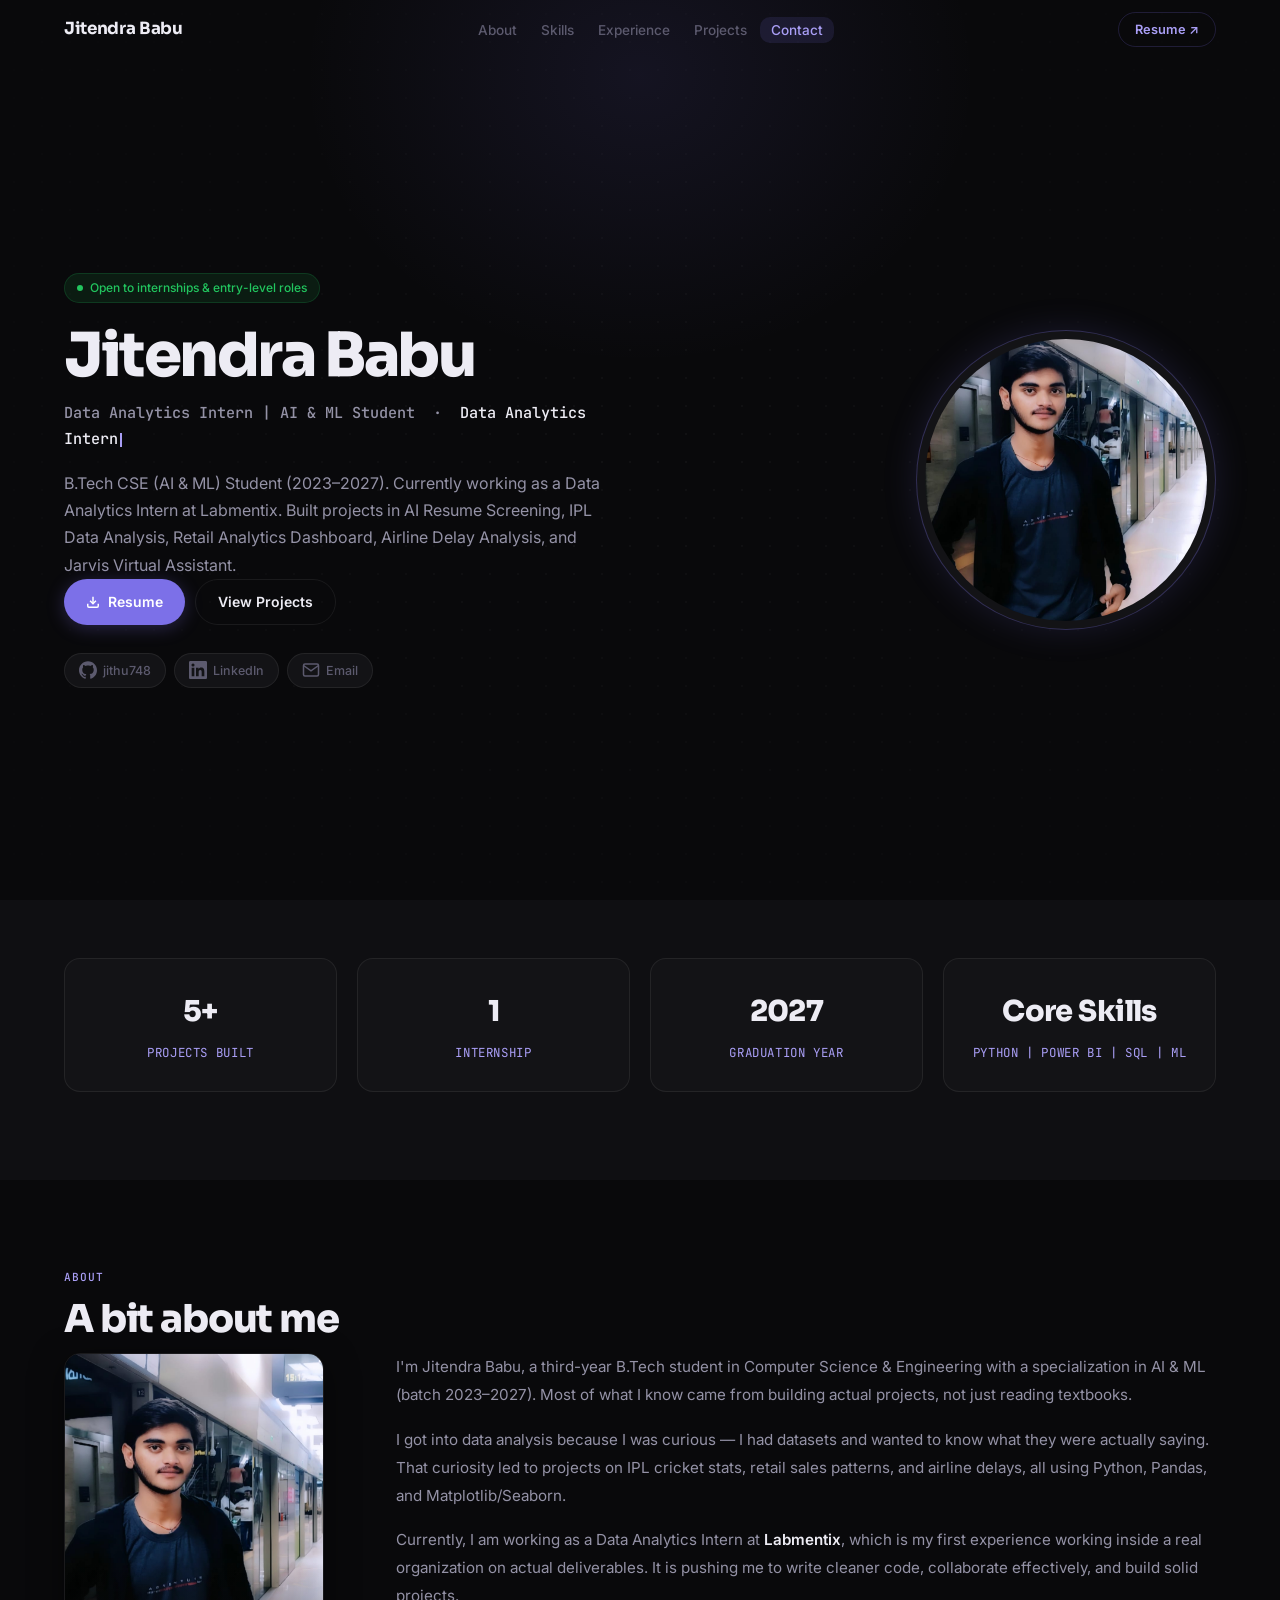
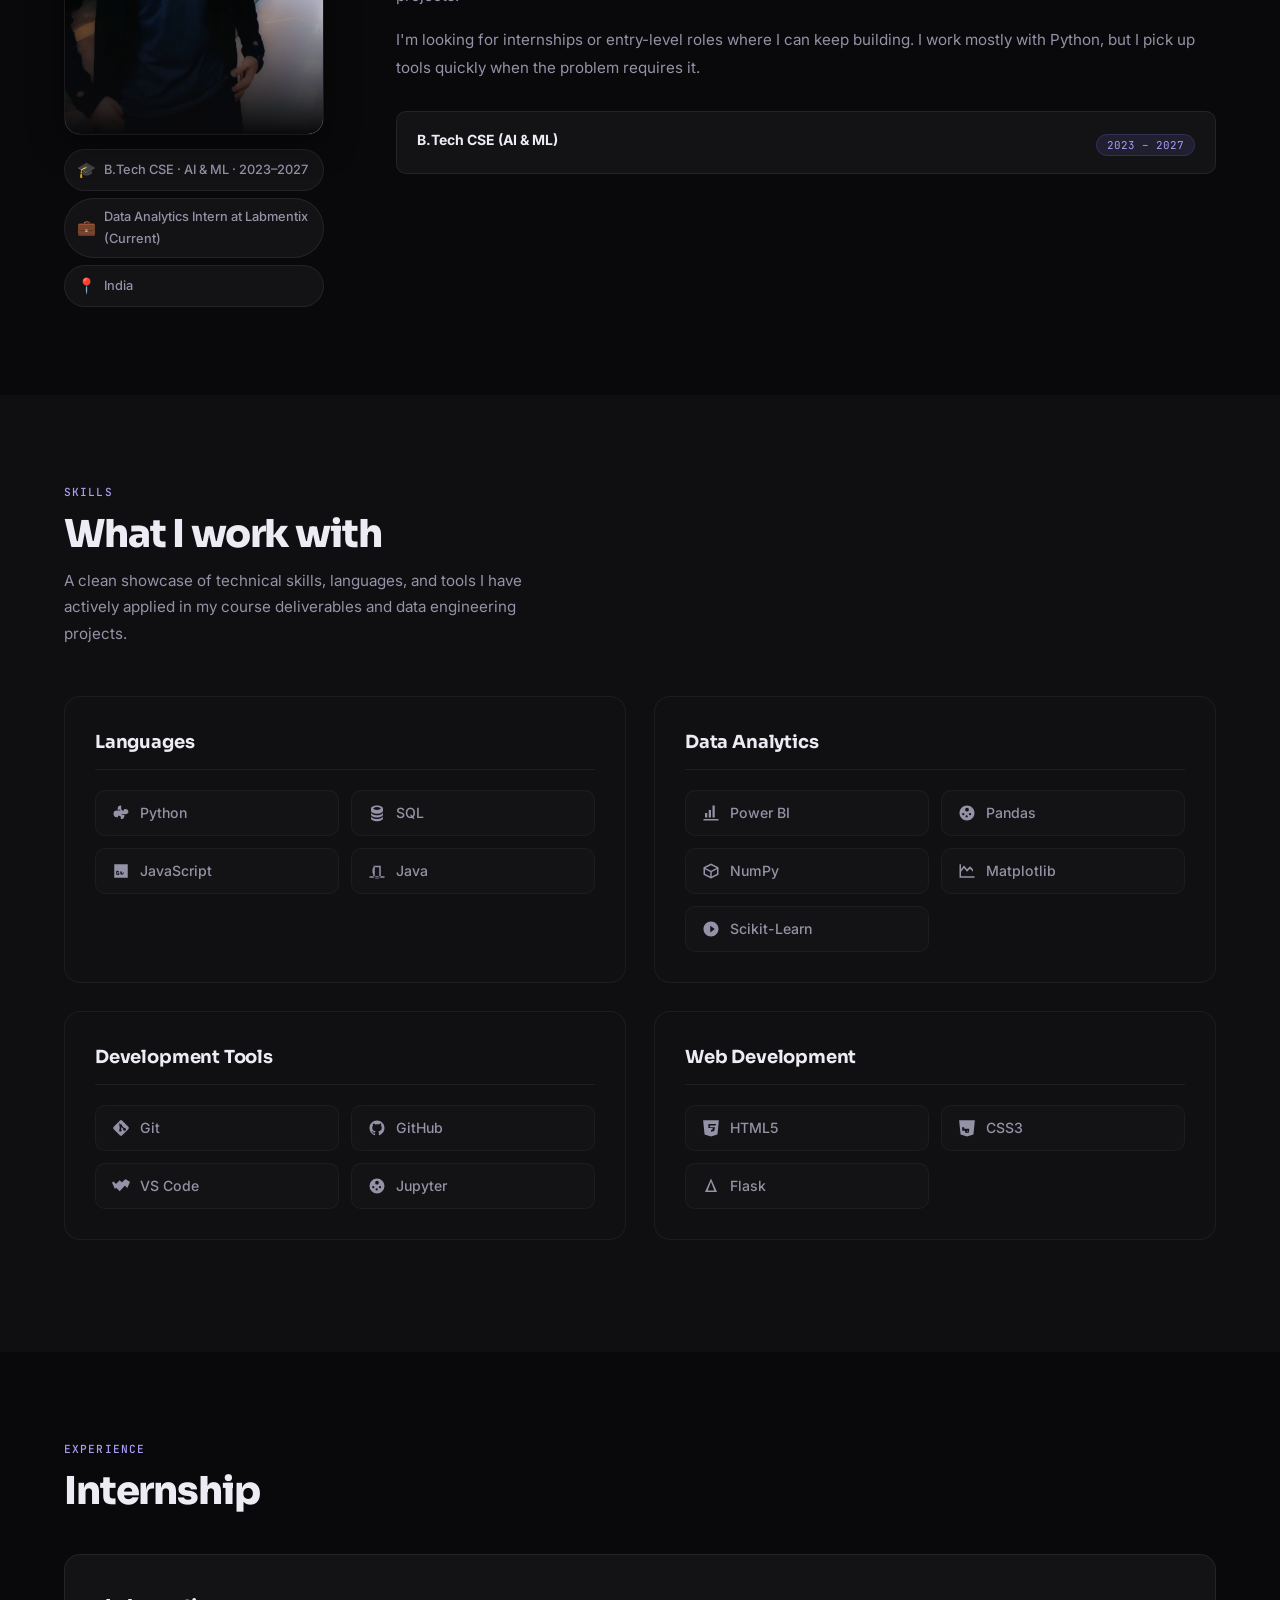
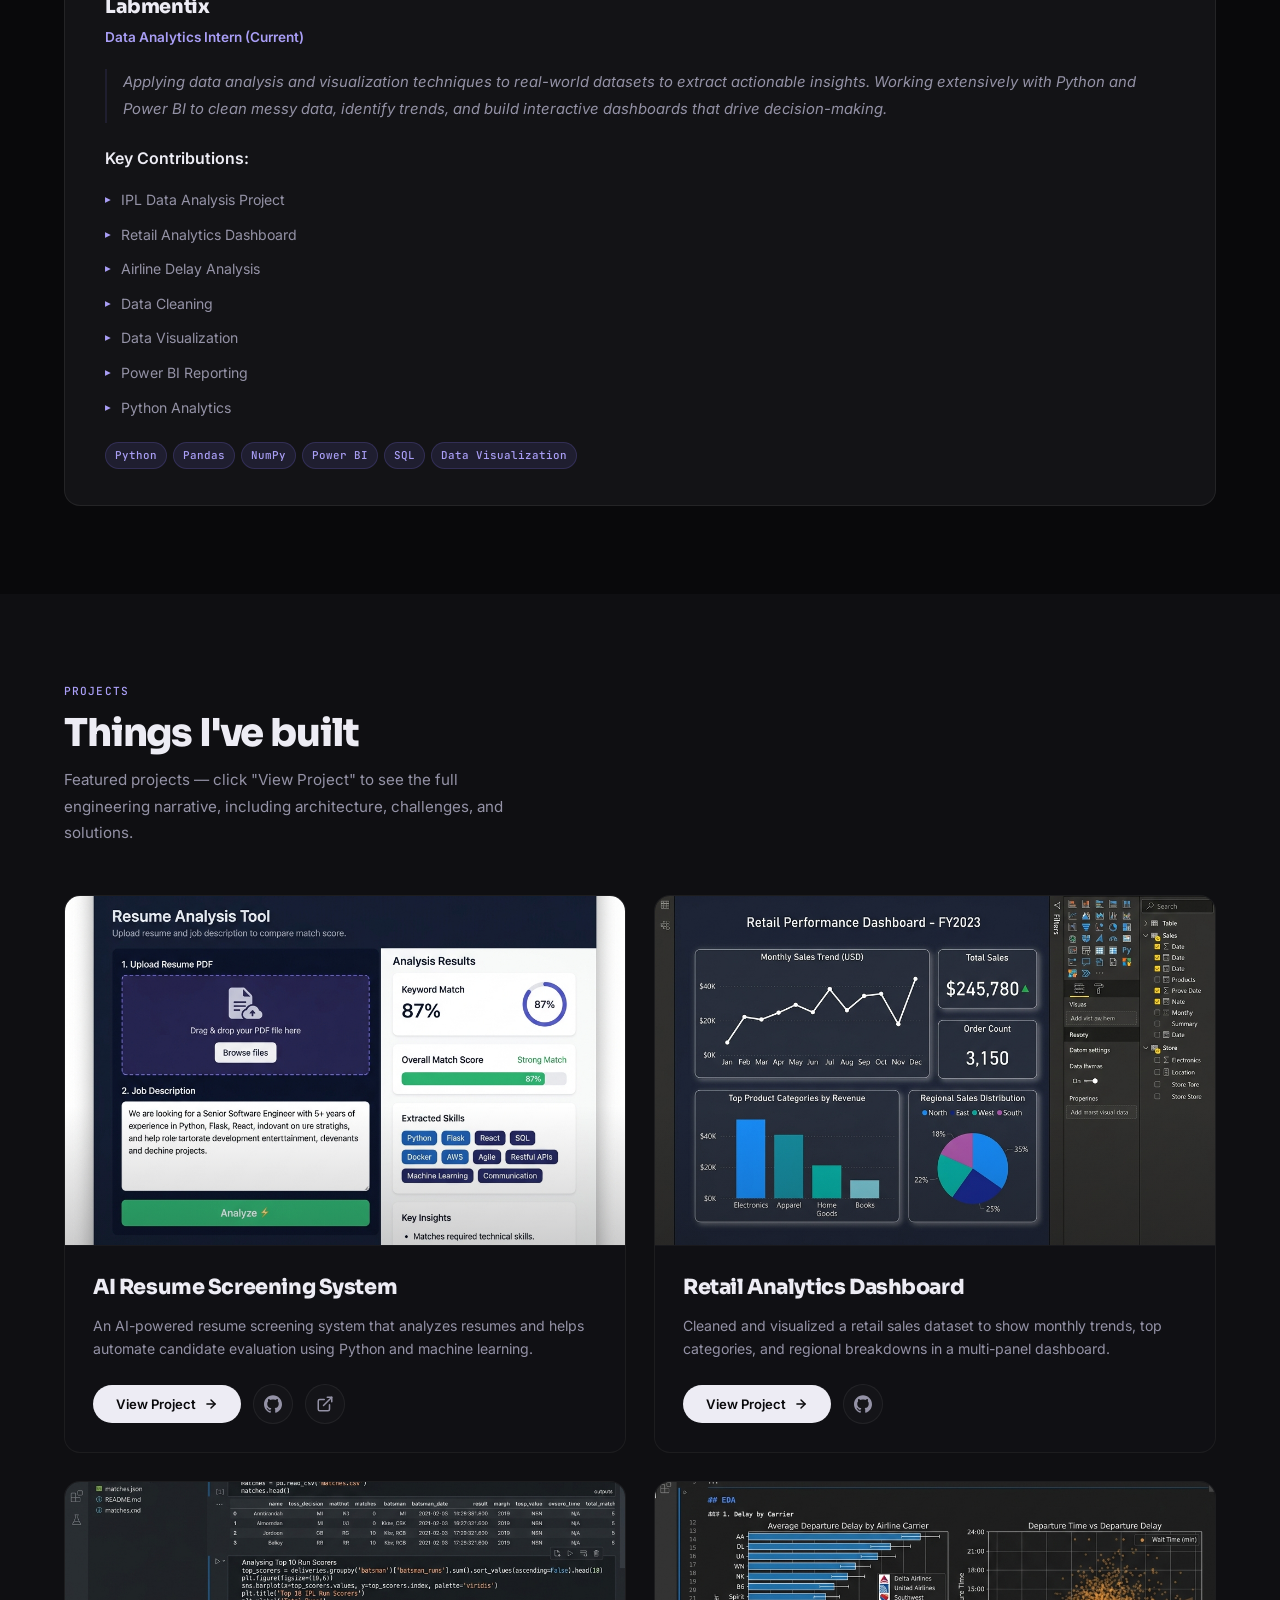
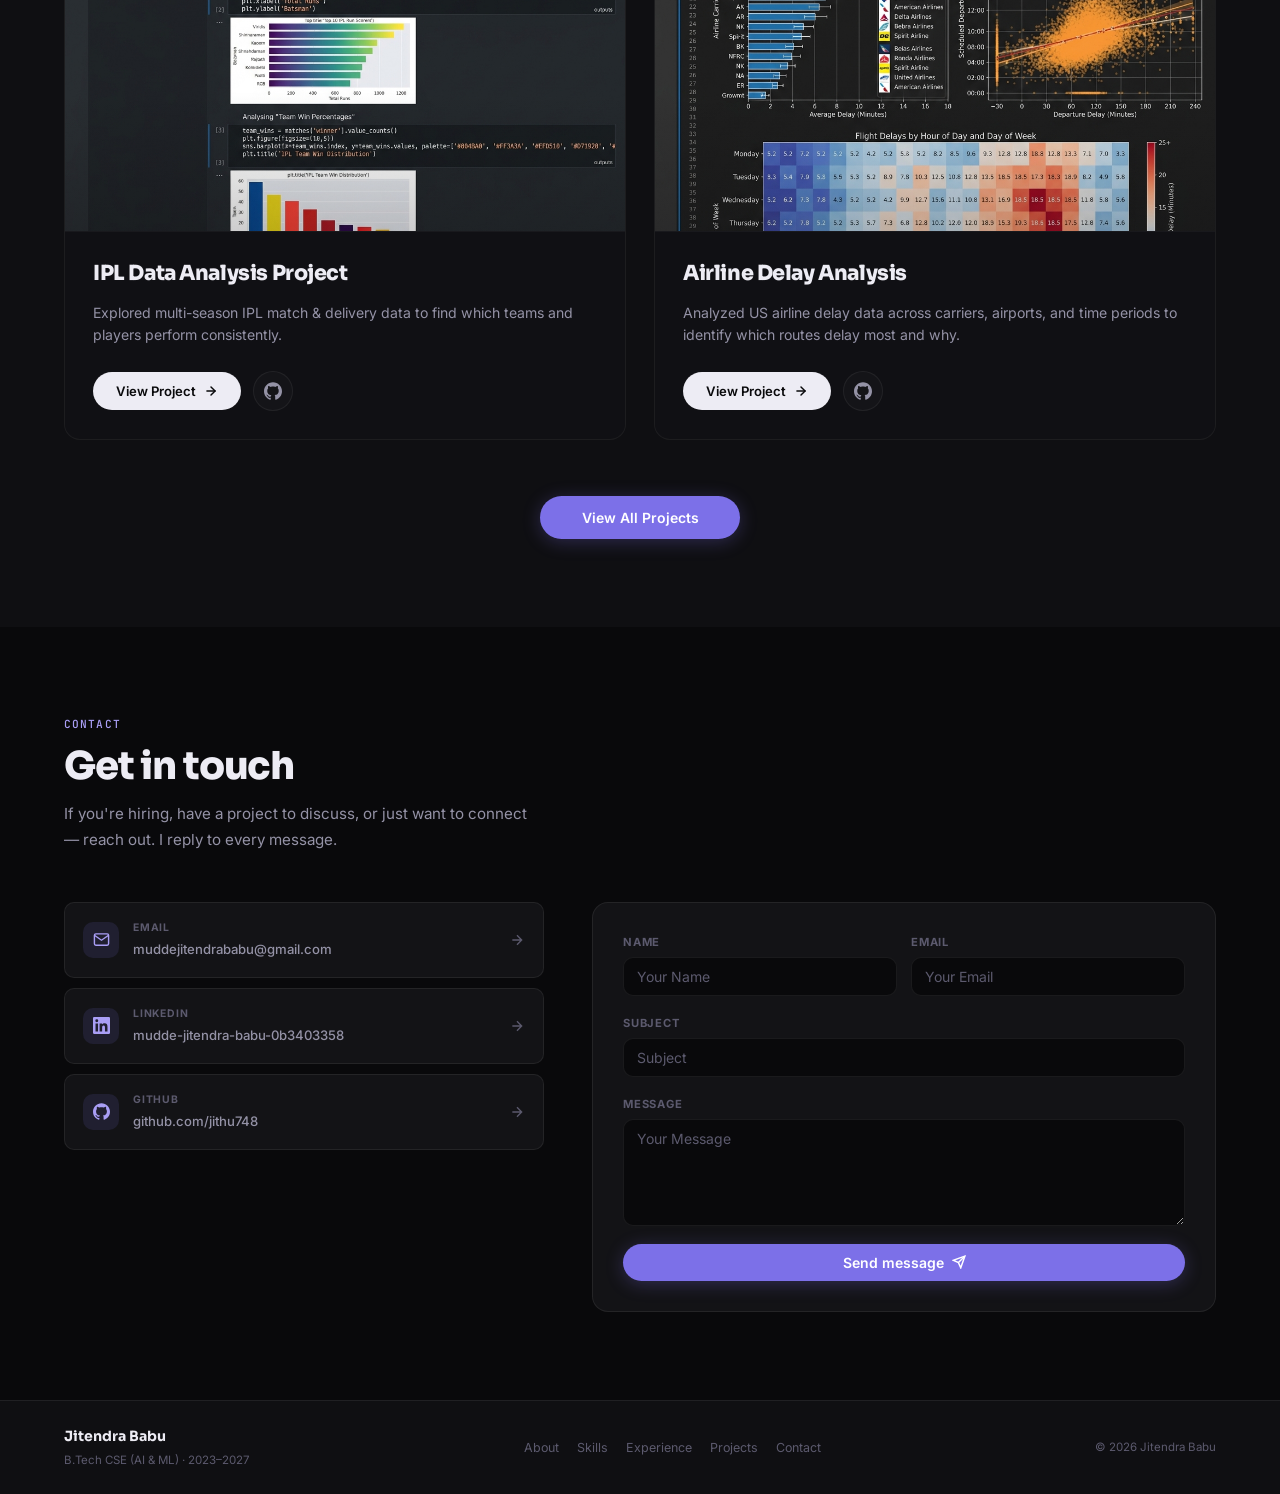
<file: index.html>
<!DOCTYPE html>
<html lang="en">
<head>
  <meta charset="UTF-8" />
  <meta name="viewport" content="width=device-width, initial-scale=1.0" />
  <title>Jitendra Babu — B.Tech CSE (AI &amp; ML)</title>
  <meta name="description" content="Mudde Jitendra Babu — B.Tech CSE (AI &amp; ML) Student (2023–2027). Currently pursuing a Data Analytics Internship at Labmentix and building practical projects in Data Analytics, AI, and Software Development." />
  <meta name="author" content="Mudde Jitendra Babu" />
  <meta property="og:title" content="Jitendra Babu | Portfolio" />
  <meta property="og:description" content="B.Tech CSE (AI &amp; ML) Student. Currently pursuing a Data Analytics Internship at Labmentix and building practical projects." />
  <meta property="og:image" content="./assets/profile-pic.png" />
  <link rel="stylesheet" href="style.css" />
  <link rel="stylesheet" href="mediaqueries.css" />
  <link rel="preconnect" href="https://fonts.googleapis.com" />
  <link rel="preconnect" href="https://fonts.gstatic.com" crossorigin />
  <link href="https://fonts.googleapis.com/css2?family=Inter:wght@300;400;500;600;700&family=Cal+Sans&display=swap" rel="stylesheet" />
  <!-- Cal Sans fallback if not available -->
  <link href="https://fonts.googleapis.com/css2?family=Sora:wght@400;600;700;800&family=Inter:wght@300;400;500;600;700&family=JetBrains+Mono:wght@400;500&display=swap" rel="stylesheet" />
</head>
<body>

<!-- =========================================================
     NAV
========================================================= -->
<nav id="nav" role="navigation" aria-label="Site navigation">
  <div class="nav-wrap">
    <a href="#top" class="nav-brand" aria-label="Jitendra Babu — home">
      Jitendra Babu
    </a>

    <ul class="nav-list" role="list">
      <li><a href="#about"      class="nav-link" id="nl-about">About</a></li>
      <li><a href="#skills"     class="nav-link" id="nl-skills">Skills</a></li>
      <li><a href="#experience" class="nav-link" id="nl-exp">Experience</a></li>
      <li><a href="#projects"   class="nav-link" id="nl-proj">Projects</a></li>
      <li><a href="#contact"    class="nav-link" id="nl-contact">Contact</a></li>
    </ul>

    <a href="./assets/M.JITENDRA_RESUME.pdf" target="_blank" rel="noopener noreferrer"
       class="nav-cta" id="nav-resume">Resume ↗</a>

    <button id="nav-toggle" class="nav-toggle" aria-label="Open menu" aria-expanded="false"
            onclick="toggleNav()">
      <span></span><span></span><span></span>
    </button>
  </div>

  <div id="nav-drawer" class="nav-drawer" aria-hidden="true">
    <ul role="list">
      <li><a href="#about"      onclick="toggleNav()">About</a></li>
      <li><a href="#skills"     onclick="toggleNav()">Skills</a></li>
      <li><a href="#experience" onclick="toggleNav()">Experience</a></li>
      <li><a href="#projects"   onclick="toggleNav()">Projects</a></li>
      <li><a href="#contact"    onclick="toggleNav()">Contact</a></li>
      <li><a href="./assets/M.JITENDRA_RESUME.pdf" target="_blank" rel="noopener noreferrer">Resume ↗</a></li>
    </ul>
  </div>
</nav>

<!-- =========================================================
     HERO
========================================================= -->
<section id="top" class="hero" aria-label="Introduction">
  <!-- Noise + grid texture -->
  <div class="hero-noise" aria-hidden="true"></div>

  <div class="hero-inner">
    <div class="hero-text" id="hero-text">

      <div class="hero-pill" id="hero-avail">
        <span class="pill-dot" aria-hidden="true"></span>
        Open to internships &amp; entry-level roles
      </div>

      <h1 id="hero-name">
        Jitendra Babu
      </h1>

      <p class="hero-sub" id="hero-sub">
        Data Analytics Intern | AI &amp; ML Student &nbsp;·&nbsp;
        <span id="typed" aria-live="polite"></span><span class="caret" aria-hidden="true"></span>
      </p>

      <div class="hero-content reveal" id="hero-content">
        <p class="hero-desc">
          B.Tech CSE (AI &amp; ML) Student (2023–2027). Currently working as a Data Analytics Intern at Labmentix. Built projects in AI Resume Screening, IPL Data Analysis, Retail Analytics Dashboard, Airline Delay Analysis, and Jarvis Virtual Assistant.
        </p>
      </div>

      <div class="hero-btns" id="hero-btns">
        <a href="./assets/M.JITENDRA_RESUME.pdf" target="_blank" rel="noopener noreferrer"
           class="btn-solid" id="btn-resume">
          <svg width="14" height="14" viewBox="0 0 24 24" fill="none" stroke="currentColor"
               stroke-width="2.5" aria-hidden="true">
            <path d="M21 15v4a2 2 0 0 1-2 2H5a2 2 0 0 1-2-2v-4"/>
            <polyline points="7 10 12 15 17 10"/>
            <line x1="12" y1="15" x2="12" y2="3"/>
          </svg>
          Resume
        </a>
        <a href="#projects" class="btn-ghost" id="btn-work">View Projects</a>
      </div>

      <div class="hero-links" id="hero-links">
        <a href="https://github.com/jithu748" target="_blank" rel="noopener noreferrer"
           class="icon-link" id="hl-github" aria-label="GitHub">
          <svg viewBox="0 0 24 24" fill="currentColor" width="18" height="18" aria-hidden="true">
            <path d="M12 .297c-6.63 0-12 5.373-12 12 0 5.303 3.438 9.8 8.205 11.385.6.113.82-.258.82-.577 0-.285-.01-1.04-.015-2.04-3.338.724-4.042-1.61-4.042-1.61C4.422 18.07 3.633 17.7 3.633 17.7c-1.087-.744.084-.729.084-.729 1.205.084 1.838 1.236 1.838 1.236 1.07 1.835 2.809 1.305 3.495.998.108-.776.417-1.305.76-1.605-2.665-.3-5.466-1.332-5.466-5.93 0-1.31.465-2.38 1.235-3.22-.135-.303-.54-1.523.105-3.176 0 0 1.005-.322 3.3 1.23.96-.267 1.98-.399 3-.405 1.02.006 2.04.138 3 .405 2.28-1.552 3.285-1.23 3.285-1.23.645 1.653.24 2.873.12 3.176.765.84 1.23 1.91 1.23 3.22 0 4.61-2.805 5.625-5.475 5.92.42.36.81 1.096.81 2.22 0 1.606-.015 2.896-.015 3.286 0 .315.21.69.825.57C20.565 22.092 24 17.592 24 12.297c0-6.627-5.373-12-12-12"/>
          </svg>
          <span>jithu748</span>
        </a>
        <a href="https://www.linkedin.com/in/mudde-jitendra-babu-0b3403358/" target="_blank"
           rel="noopener noreferrer" class="icon-link" id="hl-linkedin" aria-label="LinkedIn">
          <svg viewBox="0 0 24 24" fill="currentColor" width="18" height="18" aria-hidden="true">
            <path d="M20.447 20.452h-3.554v-5.569c0-1.328-.027-3.037-1.852-3.037-1.853 0-2.136 1.445-2.136 2.939v5.667H9.351V9h3.414v1.561h.046c.477-.9 1.637-1.85 3.37-1.85 3.601 0 4.267 2.37 4.267 5.455v6.286zM5.337 7.433a2.062 2.062 0 0 1-2.063-2.065 2.064 2.064 0 1 1 2.063 2.065zm1.782 13.019H3.555V9h3.564v11.452zM22.225 0H1.771C.792 0 0 .774 0 1.729v20.542C0 23.227.792 24 1.771 24h20.451C23.2 24 24 23.227 24 22.271V1.729C24 .774 23.2 0 22.222 0h.003z"/>
          </svg>
          <span>LinkedIn</span>
        </a>
        <a href="mailto:muddejitendrababu@gmail.com" class="icon-link" id="hl-email"
           aria-label="Email">
          <svg viewBox="0 0 24 24" fill="none" stroke="currentColor" stroke-width="2"
               width="18" height="18" aria-hidden="true">
            <path d="M4 4h16c1.1 0 2 .9 2 2v12c0 1.1-.9 2-2 2H4c-1.1 0-2-.9-2-2V6c0-1.1.9-2 2-2z"/>
            <polyline points="22,6 12,13 2,6"/>
          </svg>
          <span>Email</span>
        </a>
      </div>
    </div>

    <div class="hero-photo" id="hero-photo" aria-hidden="true">
      <img src="./assets/profile-pic.png"
           alt="Jitendra Babu"
           class="photo-img" id="photo-img"
           width="320" height="320" />
    </div>
  </div>
</section>

<!-- =========================================================
     QUICK STATS
========================================================= -->
<section id="stats" class="section section-alt" aria-label="Quick Stats">
  <div class="section-wrap">
    <div class="stats-grid reveal">
      <div class="stat-card">
        <div class="stat-number">5+</div>
        <div class="stat-label">Projects Built</div>
      </div>
      <div class="stat-card">
        <div class="stat-number">1</div>
        <div class="stat-label">Internship</div>
      </div>
      <div class="stat-card">
        <div class="stat-number">2027</div>
        <div class="stat-label">Graduation Year</div>
      </div>
      <div class="stat-card">
        <div class="stat-number">Core Skills</div>
        <div class="stat-label">Python | Power BI | SQL | ML</div>
      </div>
    </div>
  </div>
</section>

<!-- =========================================================
     ABOUT
========================================================= -->
<section id="about" class="section" aria-labelledby="h-about">
  <div class="section-wrap">
    <div class="section-eyebrow reveal">About</div>
    <h2 id="h-about" class="section-heading reveal">A bit about me</h2>

    <div class="about-grid">
      <div class="about-img-col reveal">
        <div class="about-photo-frame">
          <img src="./assets/about-pic.png" alt="Jitendra Babu" loading="lazy"
               class="about-photo" width="320" height="380" />
        </div>

        <div class="about-fact-list" aria-label="Quick facts">
          <div class="fact-row">
            <span class="fact-icon" aria-hidden="true">🎓</span>
            <span>B.Tech CSE · AI &amp; ML · 2023–2027</span>
          </div>
          <div class="fact-row">
            <span class="fact-icon" aria-hidden="true">💼</span>
            <span>Data Analytics Intern at Labmentix (Current)</span>
          </div>
          <div class="fact-row">
            <span class="fact-icon" aria-hidden="true">📍</span>
            <span>India</span>
          </div>
        </div>
      </div>

      <div class="about-text-col reveal">
        <p class="about-p">
          I'm Jitendra Babu, a third-year B.Tech student in Computer Science &amp; Engineering
          with a specialization in AI &amp; ML (batch 2023–2027). Most of what I know came
          from building actual projects, not just reading textbooks.
        </p>
        <p class="about-p">
          I got into data analysis because I was curious — I had datasets and wanted to
          know what they were actually saying. That curiosity led to projects on IPL cricket
          stats, retail sales patterns, and airline delays, all using Python, Pandas, and
          Matplotlib/Seaborn.
        </p>
        <p class="about-p">
          Currently, I am working as a Data Analytics Intern at <strong>Labmentix</strong>, which is my first
          experience working inside a real organization on actual deliverables. It is pushing me
          to write cleaner code, collaborate effectively, and build solid projects.
        </p>
        <p class="about-p about-p-end">
          I'm looking for internships or entry-level roles where I can keep building.
          I work mostly with Python, but I pick up tools quickly when the problem
          requires it.
        </p>

        <div class="edu-card">
          <div class="edu-left">
            <div class="edu-degree">B.Tech CSE (AI &amp; ML)</div>
          </div>
          <div class="edu-right">
            <span class="edu-tag">2023 – 2027</span>
          </div>
        </div>
      </div>
    </div>
  </div>
</section>

<!-- =========================================================
     SKILLS
========================================================= -->
<!-- =========================================================
     SKILLS
========================================================= -->
<section id="skills" class="section section-alt" aria-labelledby="h-skills">
  <div class="section-wrap">
    <div class="section-eyebrow reveal">Skills</div>
    <h2 id="h-skills" class="section-heading reveal">What I work with</h2>
    <p class="section-sub reveal">
      A clean showcase of technical skills, languages, and tools I have actively applied in my course deliverables and data engineering projects.
    </p>

    <div class="skills-grid reveal" id="skills-grid">

      <!-- CATEGORY 1: Languages -->
      <div class="skill-category-card" id="sc-lang">
        <h3 class="skill-category-title">Languages</h3>
        <div class="skills-badge-list">
          <div class="skill-badge" title="Python">
            <svg class="skill-icon" viewBox="0 0 24 24" aria-hidden="true">
              <path d="M12 2a4.5 4.5 0 0 0-4.5 4.5v1H11v1H6.5A4.5 4.5 0 0 0 2 13a4.5 4.5 0 0 0 4.5 4.5H8v-2.25A2.25 2.25 0 0 1 10.25 13h3.5A2.25 2.25 0 0 0 16 10.75V8.5h-1.5A2.25 2.25 0 0 1 12.25 6.25V4A2 2 0 0 0 12 2zm0 18a4.5 4.5 0 0 0 4.5-4.5v-1H13v-1h4.5A4.5 4.5 0 0 0 22 11a4.5 4.5 0 0 0-4.5-4.5H16v2.25A2.25 2.25 0 0 1 13.75 11h-3.5A2.25 2.25 0 0 0 8 13.25v2.25h1.5A2.25 2.25 0 0 1 11.75 17.75V20a2 2 0 0 0 .25 0z"/>
            </svg>
            <span class="skill-label">Python</span>
          </div>
          <div class="skill-badge" title="SQL">
            <svg class="skill-icon" viewBox="0 0 24 24" aria-hidden="true">
              <path d="M12 2c4.42 0 8 1.79 8 4v3c0 2.21-3.58 4-8 4s-8-1.79-8-4V6c0-2.21 3.58-4 8-4zm0 6c2.5 0 5-1 5-2s-2.5-2-5-2-5 1-5 2 2.5 2 5 2zm0 7c4.42 0 8-1.79 8-4v3c0 2.21-3.58 4-8 4s-8-1.79-8-4v-3c0 2.21 3.58 4 8 4zm0 5c4.42 0 8-1.79 8-4v3c0 2.21-3.58 4-8 4s-8-1.79-8-4v-3c0 2.21 3.58 4 8 4z"/>
            </svg>
            <span class="skill-label">SQL</span>
          </div>
          <div class="skill-badge" title="JavaScript">
            <svg class="skill-icon" viewBox="0 0 24 24" aria-hidden="true">
              <path d="M3 3h18v18H3V3zm11.5 10.5v1.2c0 .5-.3.8-.8.8-.4 0-.7-.3-.7-.8v-2.2H11v2.2c0 1.2 1 2.2 2.2 2.2 1.2 0 2.3-1 2.3-2.2v-1.2H14.5zm-5 2c0-.5-.3-.8-.8-.8-.4 0-.7.3-.7.8v.5c0 .3-.2.5-.5.5s-.5-.2-.5-.5v-2.2c0-.3.2-.5.5-.5s.5.2.5.5v.2h1.5v-.2c0-1.2-1-2.2-2.2-2.2S5.5 12 5.5 13.2v2.2c0 1.2 1 2.2 2.2 2.2s2.3-1 2.3-2.2v-.7z"/>
            </svg>
            <span class="skill-label">JavaScript</span>
          </div>
          <div class="skill-badge" title="Java">
            <svg class="skill-icon" viewBox="0 0 24 24" aria-hidden="true">
              <path d="M2 21h20v-2H2v2zM6 10c0-2 1-3.5 3-4.5C8 5 7 6 7 8c0 1.5 1 2 1 3.5 0 1.5-1 2-1 3.5 0 1.5.5 2.5 1.5 3-1-.5-1.5-1.5-1.5-3.5 0-1.5 1-2 1-3.5S8 11.5 8 10c0-1.5-.5-2.5-1.5-3 1 .5 1.5 1.5 1.5 3.5 0 1.5-1 2-1 3.5S7 16 7 17.5c0 1-.5 1.5-1 2 1-.5 1-1 1-2.5 0-1.5-1-2-1-3.5zM17 5v13a4 4 0 0 1-4 4h-2a4 4 0 0 1-4-4V5h10zm-2 2h-6v11c0 1.1.9 2 2 2h2c1.1 0 2-.9 2-2V7z"/>
            </svg>
            <span class="skill-label">Java</span>
          </div>
        </div>
      </div>

      <!-- CATEGORY 2: Data Analytics -->
      <div class="skill-category-card" id="sc-data">
        <h3 class="skill-category-title">Data Analytics</h3>
        <div class="skills-badge-list">
          <div class="skill-badge" title="Power BI">
            <svg class="skill-icon" viewBox="0 0 24 24" aria-hidden="true">
              <path d="M4 18h3v-6H4v6zm5 0h3V8H9v10zm5 0h3V2h-3v16zM2 20h20v2H2v-2z"/>
            </svg>
            <span class="skill-label">Power BI</span>
          </div>
          <div class="skill-badge" title="Pandas">
            <svg class="skill-icon" viewBox="0 0 24 24" aria-hidden="true">
              <path d="M12 2C6.477 2 2 6.477 2 12s4.477 10 10 10 10-4.477 10-10S17.523 2 12 2zm1 14.5a1.5 1.5 0 1 1-3 0 1.5 1.5 0 0 1 3 0zm4.5-3a1.5 1.5 0 1 1-3 0 1.5 1.5 0 0 1 3 0zm-9 0a1.5 1.5 0 1 1-3 0 1.5 1.5 0 0 1 3 0zM12 5a2.5 2.5 0 1 1 0 5 2.5 2.5 0 0 1 0-5z"/>
            </svg>
            <span class="skill-label">Pandas</span>
          </div>
          <div class="skill-badge" title="NumPy">
            <svg class="skill-icon" viewBox="0 0 24 24" aria-hidden="true">
              <path d="M12 2L2 7v10l10 5 10-5V7L12 2zm0 2.3L19.4 8 12 11.7 4.6 8 12 4.3zM4 15.7V9.7l7 3.5v6L4 15.7zm16 0l-7 3.5v-6l7-3.5v6z"/>
            </svg>
            <span class="skill-label">NumPy</span>
          </div>
          <div class="skill-badge" title="Matplotlib">
            <svg class="skill-icon" viewBox="0 0 24 24" aria-hidden="true">
              <path d="M22 21H2V3h2v16h18v2zm-2-8l-4-4-4 4-4-5-4 5v-3.5l4-5 4 5 4-4 4 4V13z"/>
            </svg>
            <span class="skill-label">Matplotlib</span>
          </div>
          <div class="skill-badge" title="Scikit-Learn">
            <svg class="skill-icon" viewBox="0 0 24 24" aria-hidden="true">
              <path d="M12 2C6.48 2 2 6.48 2 12s4.48 10 10 10 10-4.48 10-10S17.52 2 12 2zm-1 14.5v-9l6 4.5-6 4.5z"/>
            </svg>
            <span class="skill-label">Scikit-Learn</span>
          </div>
        </div>
      </div>

      <!-- CATEGORY 3: Development Tools -->
      <div class="skill-category-card" id="sc-tools">
        <h3 class="skill-category-title">Development Tools</h3>
        <div class="skills-badge-list">
          <div class="skill-badge" title="Git">
            <svg class="skill-icon" viewBox="0 0 24 24" aria-hidden="true">
              <path d="M21.7 10.3L13.7 2.3a2.4 2.4 0 0 0-3.4 0l-1.9 1.9 2.8 2.8c.6-.2 1.3 0 1.8.5.5.5.7 1.2.5 1.8l2.8 2.8c.6-.2 1.3 0 1.8.5.7.7.7 1.9 0 2.6a1.9 1.9 0 0 1-2.6 0 1.9 1.9 0 0 1-.5-1.8L12.2 10.6v3.2c.4.3.7.8.7 1.3 0 .9-.8 1.7-1.7 1.7s-1.7-.8-1.7-1.7c0-.5.3-1 .7-1.3V9.6c-.4-.3-.7-.8-.7-1.3 0-.5.2-1 .7-1.3L8.3 4.2 2.3 10.2a2.4 2.4 0 0 0 0 3.4l8 8a2.4 2.4 0 0 0 3.4 0l8-8c.9-.9.9-2.5 0-3.3z"/>
            </svg>
            <span class="skill-label">Git</span>
          </div>
          <div class="skill-badge" title="GitHub">
            <svg class="skill-icon" viewBox="0 0 24 24" aria-hidden="true">
              <path d="M12 2C6.477 2 2 6.484 2 12.017c0 4.425 2.865 8.18 6.839 9.504.5.092.682-.217.682-.483 0-.237-.008-.868-.013-1.703-2.782.605-3.369-1.343-3.369-1.343-.454-1.158-1.11-1.466-1.11-1.466-.908-.62.069-.608.069-.608 1.003.07 1.53 1.032 1.53 1.032.892 1.53 2.341 1.088 2.91.832.092-.647.35-1.088.636-1.338-2.22-.253-4.555-1.113-4.555-4.951 0-1.093.39-1.988 1.029-2.688-.103-.253-.446-1.272.098-2.65 0 0 .84-.27 2.75 1.026A9.564 9.564 0 0 1 12 6.844c.85.004 1.705.115 2.504.337 1.909-1.296 2.747-1.027 2.747-1.027.546 1.379.202 2.398.1 2.651.64.7 1.028 1.595 1.028 2.688 0 3.848-2.339 4.695-4.566 4.943.359.309.678.92.678 1.855 0 1.338-.012 2.419-.012 2.747 0 .268.18.58.688.482C19.138 20.197 22 16.44 22 12.017 22 6.484 17.522 2 12 2z"/>
            </svg>
            <span class="skill-label">GitHub</span>
          </div>
          <div class="skill-badge" title="VS Code">
            <svg class="skill-icon" viewBox="0 0 24 24" aria-hidden="true">
              <path d="M23.984 6.742a.526.526 0 0 0-.258-.45L18.3 2.914a.527.527 0 0 0-.58.077l-4.717 4.218 7.373 7.373 3.608-7.84zM6.578 10.375L1.86 6.156a.526.526 0 0 0-.58.077l-1.022 1.02a.526.526 0 0 0-.077.58l3.6 7.84 5.922-3.14-3.125-2.158zm10.704.996L10.312 4.4l-7.373 7.373 7.373 7.373 6.97-7.775z"/>
            </svg>
            <span class="skill-label">VS Code</span>
          </div>
          <div class="skill-badge" title="Jupyter Notebook">
            <svg class="skill-icon" viewBox="0 0 24 24" aria-hidden="true">
              <path d="M12 2A10 10 0 0 0 2 12a10 10 0 0 0 10 10 10 10 0 0 0 10-10A10 10 0 0 0 12 2zm1 14.5a1.5 1.5 0 1 1-3 0 1.5 1.5 0 0 1 3 0zm4.5-3a1.5 1.5 0 1 1-3 0 1.5 1.5 0 0 1 3 0zm-9 0a1.5 1.5 0 1 1-3 0 1.5 1.5 0 0 1 3 0zM12 5a2.5 2.5 0 1 1 0 5 2.5 2.5 0 0 1 0-5z"/>
            </svg>
            <span class="skill-label">Jupyter</span>
          </div>
        </div>
      </div>

      <!-- CATEGORY 4: Web Development -->
      <div class="skill-category-card" id="sc-web">
        <h3 class="skill-category-title">Web Development</h3>
        <div class="skills-badge-list">
          <div class="skill-badge" title="HTML5">
            <svg class="skill-icon" viewBox="0 0 24 24" aria-hidden="true">
              <path d="M1.5 1.5l1.9 19.3 8.6 2.4 8.6-2.4 1.9-19.3H1.5zm16 7h-7v2.5h7L16.2 16l-4.2 1.1V14.5l2-.5.2-2H8.5V6.5h10.3l-.8 2z"/>
            </svg>
            <span class="skill-label">HTML5</span>
          </div>
          <div class="skill-badge" title="CSS3">
            <svg class="skill-icon" viewBox="0 0 24 24" aria-hidden="true">
              <path d="M1.5 1.5l1.9 19.3 8.6 2.4 8.6-2.4 1.9-19.3H1.5zm14.3 6l-.3 3.5H8.2l.2 2H15l-.5 5-2.5.7-2.5-.7-.2-2.5h2.5l.1 1.2 1.2.3.1-1.5H5.8l-.4-4.5H16l-.2-3.5H1.5z"/>
            </svg>
            <span class="skill-label">CSS3</span>
          </div>
          <div class="skill-badge" title="Flask">
            <svg class="skill-icon" viewBox="0 0 24 24" aria-hidden="true">
              <path d="M12 2L4 20h16L12 2zm0 4.2L16.4 18H7.6L12 6.2z"/>
            </svg>
            <span class="skill-label">Flask</span>
          </div>
        </div>
      </div>

    </div>
  </div>
</section>

<!-- =========================================================
     EXPERIENCE
========================================================= -->
<section id="experience" class="section" aria-labelledby="h-exp">
  <div class="section-wrap">
    <div class="section-eyebrow reveal">Experience</div>
    <h2 id="h-exp" class="section-heading reveal">Internship</h2>

    <div class="exp-card reveal" id="exp-labmentix">
      <div class="exp-header">
        <div class="exp-header-left">
          <div class="exp-company">Labmentix</div>
          <div class="exp-role">Data Analytics Intern (Current)</div>
        </div>
      </div>

      <p class="exp-summary">
        Applying data analysis and visualization techniques to real-world datasets to extract actionable insights. Working extensively with Python and Power BI to clean messy data, identify trends, and build interactive dashboards that drive decision-making.
      </p>

      <div style="margin-bottom: 1rem; font-weight: 600; color: var(--t1);">Key Contributions:</div>
      <ul class="exp-bullets" aria-label="Key contributions">
        <li>IPL Data Analysis Project</li>
        <li>Retail Analytics Dashboard</li>
        <li>Airline Delay Analysis</li>
        <li>Data Cleaning</li>
        <li>Data Visualization</li>
        <li>Power BI Reporting</li>
        <li>Python Analytics</li>
      </ul>

      <div class="exp-tags" aria-label="Technologies used">
        <span class="tag">Python</span>
        <span class="tag">Pandas</span>
        <span class="tag">NumPy</span>
        <span class="tag">Power BI</span>
        <span class="tag">SQL</span>
        <span class="tag">Data Visualization</span>
      </div>
    </div>
  </div>
</section>

<!-- =========================================================
     PROJECTS
========================================================= -->
<section id="projects" class="section section-alt" aria-labelledby="h-proj">
  <div class="section-wrap">
    <div class="section-eyebrow reveal">Projects</div>
    <h2 id="h-proj" class="section-heading reveal">Things I've built</h2>
    <p class="section-sub reveal">
      Featured projects — click "View Project" to see the full engineering narrative, including architecture, challenges, and solutions.
    </p>

    <div class="projects-grid" id="projects-grid">
      <!-- Projects will be dynamically rendered here by script.js -->
    </div>

    <div class="projects-action reveal" style="text-align: center; margin-top: 3.5rem;">
      <a href="projects.html" class="btn-solid" style="display: inline-flex; min-width: 200px; justify-content: center;">View All Projects</a>
    </div>
  </div>
</section>

<!-- =========================================================
     CONTACT
========================================================= -->
<section id="contact" class="section" aria-labelledby="h-contact">
  <div class="section-wrap">
    <div class="section-eyebrow reveal">Contact</div>
    <h2 id="h-contact" class="section-heading reveal">Get in touch</h2>
    <p class="section-sub reveal">
      If you're hiring, have a project to discuss, or just want to connect —
      reach out. I reply to every message.
    </p>

    <div class="contact-layout">

      <div class="contact-cards reveal" id="contact-cards">
        <a href="mailto:muddejitendrababu@gmail.com"
           class="ccard" id="cc-email" aria-label="Send email">
          <div class="ccard-icon" aria-hidden="true">
            <svg viewBox="0 0 24 24" fill="none" stroke="currentColor" stroke-width="2">
              <path d="M4 4h16c1.1 0 2 .9 2 2v12c0 1.1-.9 2-2 2H4c-1.1 0-2-.9-2-2V6c0-1.1.9-2 2-2z"/>
              <polyline points="22,6 12,13 2,6"/>
            </svg>
          </div>
          <div class="ccard-text">
            <span class="ccard-label">Email</span>
            <span class="ccard-val">muddejitendrababu@gmail.com</span>
          </div>
          <svg class="ccard-arrow" width="16" height="16" viewBox="0 0 24 24" fill="none"
               stroke="currentColor" stroke-width="2" aria-hidden="true">
            <path d="M5 12h14M12 5l7 7-7 7"/>
          </svg>
        </a>

        <a href="https://www.linkedin.com/in/mudde-jitendra-babu-0b3403358/"
           target="_blank" rel="noopener noreferrer"
           class="ccard" id="cc-linkedin" aria-label="LinkedIn profile">
          <div class="ccard-icon" aria-hidden="true">
            <svg viewBox="0 0 24 24" fill="currentColor">
              <path d="M20.447 20.452h-3.554v-5.569c0-1.328-.027-3.037-1.852-3.037-1.853 0-2.136 1.445-2.136 2.939v5.667H9.351V9h3.414v1.561h.046c.477-.9 1.637-1.85 3.37-1.85 3.601 0 4.267 2.37 4.267 5.455v6.286zM5.337 7.433a2.062 2.062 0 0 1-2.063-2.065 2.064 2.064 0 1 1 2.063 2.065zm1.782 13.019H3.555V9h3.564v11.452zM22.225 0H1.771C.792 0 0 .774 0 1.729v20.542C0 23.227.792 24 1.771 24h20.451C23.2 24 24 23.227 24 22.271V1.729C24 .774 23.2 0 22.222 0h.003z"/>
            </svg>
          </div>
          <div class="ccard-text">
            <span class="ccard-label">LinkedIn</span>
            <span class="ccard-val">mudde-jitendra-babu-0b3403358</span>
          </div>
          <svg class="ccard-arrow" width="16" height="16" viewBox="0 0 24 24" fill="none"
               stroke="currentColor" stroke-width="2" aria-hidden="true">
            <path d="M5 12h14M12 5l7 7-7 7"/>
          </svg>
        </a>

        <a href="https://github.com/jithu748"
           target="_blank" rel="noopener noreferrer"
           class="ccard" id="cc-github" aria-label="GitHub profile">
          <div class="ccard-icon" aria-hidden="true">
            <svg viewBox="0 0 24 24" fill="currentColor">
              <path d="M12 .297c-6.63 0-12 5.373-12 12 0 5.303 3.438 9.8 8.205 11.385.6.113.82-.258.82-.577 0-.285-.01-1.04-.015-2.04-3.338.724-4.042-1.61-4.042-1.61C4.422 18.07 3.633 17.7 3.633 17.7c-1.087-.744.084-.729.084-.729 1.205.084 1.838 1.236 1.838 1.236 1.07 1.835 2.809 1.305 3.495.998.108-.776.417-1.305.76-1.605-2.665-.3-5.466-1.332-5.466-5.93 0-1.31.465-2.38 1.235-3.22-.135-.303-.54-1.523.105-3.176 0 0 1.005-.322 3.3 1.23.96-.267 1.98-.399 3-.405 1.02.006 2.04.138 3 .405 2.28-1.552 3.285-1.23 3.285-1.23.645 1.653.24 2.873.12 3.176.765.84 1.23 1.91 1.23 3.22 0 4.61-2.805 5.625-5.475 5.92.42.36.81 1.096.81 2.22 0 1.606-.015 2.896-.015 3.286 0 .315.21.69.825.57C20.565 22.092 24 17.592 24 12.297c0-6.627-5.373-12-12-12"/>
            </svg>
          </div>
          <div class="ccard-text">
            <span class="ccard-label">GitHub</span>
            <span class="ccard-val">github.com/jithu748</span>
          </div>
          <svg class="ccard-arrow" width="16" height="16" viewBox="0 0 24 24" fill="none"
               stroke="currentColor" stroke-width="2" aria-hidden="true">
            <path d="M5 12h14M12 5l7 7-7 7"/>
          </svg>
        </a>
      </div>

      <form class="contact-form reveal" id="contact-form" novalidate
            action="https://formspree.io/f/xjgzddgn" method="POST"
            onsubmit="submitForm(event)">
        <div class="form-row-2">
          <div class="field">
            <label for="f-name">Name</label>
            <input type="text" id="f-name" name="name"
                   placeholder="Your Name" required autocomplete="name" />
          </div>
          <div class="field">
            <label for="f-email">Email</label>
            <input type="email" id="f-email" name="email"
                   placeholder="Your Email" required autocomplete="email" />
          </div>
        </div>
        <div class="field">
          <label for="f-subject">Subject</label>
          <input type="text" id="f-subject" name="subject"
                 placeholder="Subject" required />
        </div>
        <div class="field">
          <label for="f-msg">Message</label>
          <textarea id="f-msg" name="message" rows="5"
                    placeholder="Your Message" required></textarea>
        </div>
        <button type="submit" class="btn-solid btn-block" id="f-submit">
          Send message
          <svg width="14" height="14" viewBox="0 0 24 24" fill="none"
               stroke="currentColor" stroke-width="2.5" aria-hidden="true">
            <line x1="22" y1="2" x2="11" y2="13"/>
            <polygon points="22 2 15 22 11 13 2 9 22 2"/>
          </svg>
        </button>
        <p class="form-msg" id="form-msg" role="status" aria-live="polite" hidden></p>
      </form>

    </div>
  </div>
</section>

<!-- =========================================================
     FOOTER
========================================================= -->
<footer role="contentinfo">
  <div class="footer-wrap">
    <div class="footer-left">
      <span class="footer-name">Jitendra Babu</span>
      <span class="footer-sub">B.Tech CSE (AI &amp; ML) · 2023–2027</span>
    </div>
    <nav class="footer-nav" aria-label="Footer navigation">
      <a href="#about">About</a>
      <a href="#skills">Skills</a>
      <a href="#experience">Experience</a>
      <a href="#projects">Projects</a>
      <a href="#contact">Contact</a>
    </nav>
    <p class="footer-cr">© 2026 Jitendra Babu</p>
  </div>
</footer>

<!-- Modern Animated Project Modal -->
<div id="project-modal" class="modal-overlay" role="dialog" aria-modal="true" aria-hidden="true" onclick="closeProjectModalOnOverlay(event)">
  <div class="modal-container">
    <button class="modal-close-btn" onclick="closeProjectModal()" aria-label="Close project details">
      <svg width="18" height="18" viewBox="0 0 24 24" fill="none" stroke="currentColor" stroke-width="2" stroke-linecap="round" stroke-linejoin="round" aria-hidden="true"><line x1="18" y1="6" x2="6" y2="18"></line><line x1="6" y1="6" x2="18" y2="18"></line></svg>
    </button>
    <div class="modal-content-scroll" id="modal-project-content">
      <!-- Dynamic details injected by JavaScript -->
    </div>
  </div>
</div>

<script src="script.js"></script>
</body>
</html>
</file>
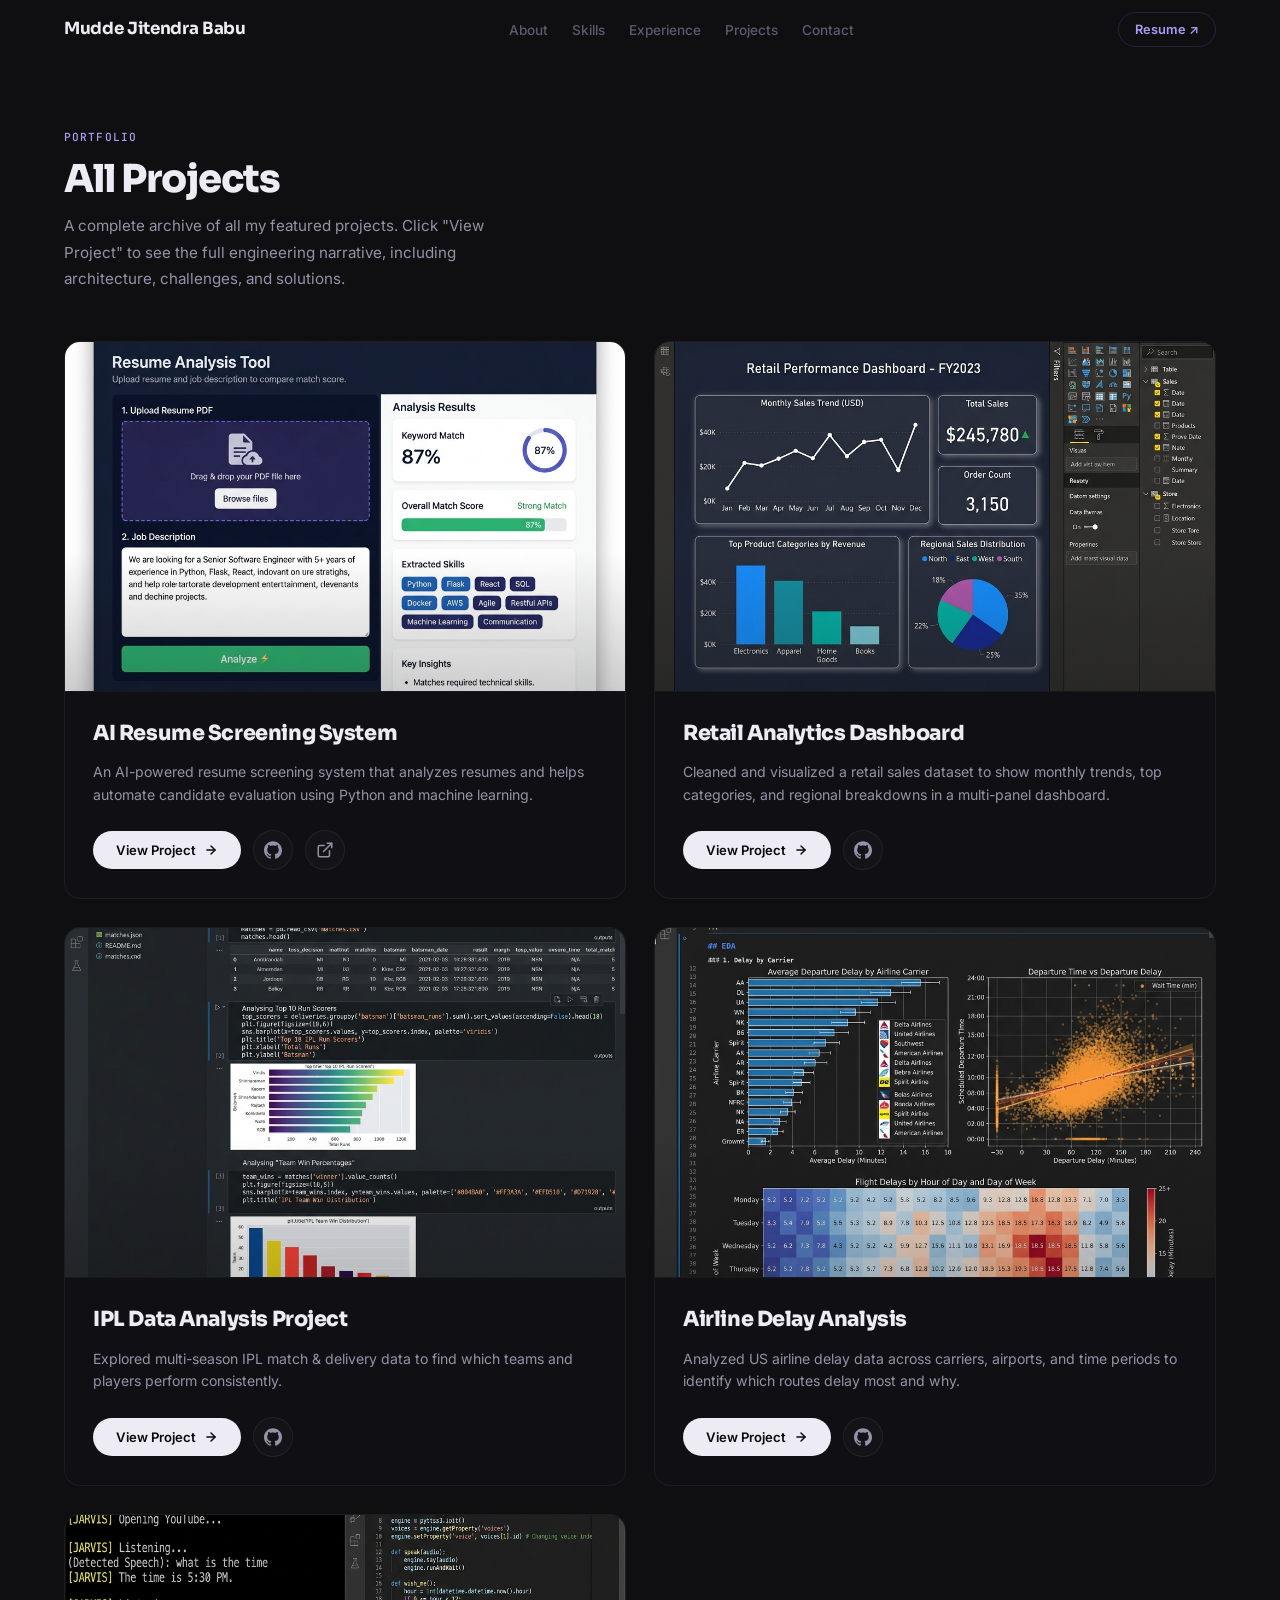
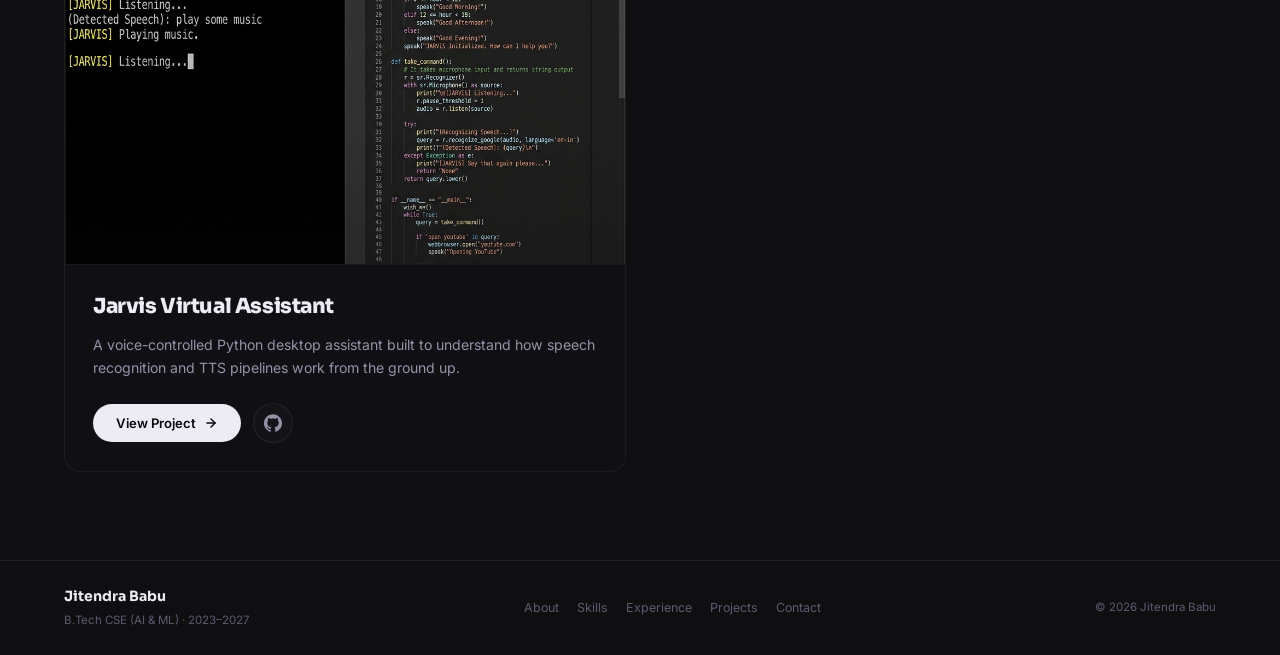
<file: projects.html>
<!DOCTYPE html>
<html lang="en">
<head>
  <meta charset="UTF-8" />
  <meta name="viewport" content="width=device-width, initial-scale=1.0" />
  <title>All Projects | Jitendra Babu</title>
  <meta name="description" content="A complete archive of all projects built by Mudde Jitendra Babu." />
  <meta name="author" content="Mudde Jitendra Babu" />
  <meta property="og:title" content="All Projects | Jitendra Babu" />
  <meta property="og:description" content="A complete archive of all projects built by Mudde Jitendra Babu." />
  <meta property="og:image" content="./assets/profile-pic.png" />
  <link rel="stylesheet" href="style.css" />
  <link rel="stylesheet" href="mediaqueries.css" />
  <link rel="preconnect" href="https://fonts.googleapis.com" />
  <link rel="preconnect" href="https://fonts.gstatic.com" crossorigin />
  <link href="https://fonts.googleapis.com/css2?family=Inter:wght@300;400;500;600;700&family=Cal+Sans&display=swap" rel="stylesheet" />
  <link href="https://fonts.googleapis.com/css2?family=Sora:wght@400;600;700;800&family=Inter:wght@300;400;500;600;700&family=JetBrains+Mono:wght@400;500&display=swap" rel="stylesheet" />
</head>
<body>

<!-- =========================================================
     NAV
========================================================= -->
<nav id="nav" role="navigation" aria-label="Site navigation">
  <div class="nav-wrap">
    <a href="index.html#top" class="nav-brand" aria-label="Mudde Jitendra Babu — home">
      Mudde Jitendra Babu
    </a>

    <ul class="nav-list" role="list">
      <li><a href="index.html#about"      class="nav-link">About</a></li>
      <li><a href="index.html#skills"     class="nav-link">Skills</a></li>
      <li><a href="index.html#experience" class="nav-link">Experience</a></li>
      <li><a href="projects.html"         class="nav-link on">Projects</a></li>
      <li><a href="index.html#contact"    class="nav-link">Contact</a></li>
    </ul>

    <a href="./assets/M.JITENDRA_RESUME.pdf" target="_blank" rel="noopener noreferrer"
       class="nav-cta" id="nav-resume">Resume ↗</a>

    <button id="nav-toggle" class="nav-toggle" aria-label="Open menu" aria-expanded="false"
            onclick="toggleNav()">
      <span></span><span></span><span></span>
    </button>
  </div>

  <div id="nav-drawer" class="nav-drawer" aria-hidden="true">
    <ul role="list">
      <li><a href="index.html#about"      onclick="toggleNav()">About</a></li>
      <li><a href="index.html#skills"     onclick="toggleNav()">Skills</a></li>
      <li><a href="index.html#experience" onclick="toggleNav()">Experience</a></li>
      <li><a href="projects.html"         onclick="toggleNav()">Projects</a></li>
      <li><a href="index.html#contact"    onclick="toggleNav()">Contact</a></li>
      <li><a href="./assets/M.JITENDRA_RESUME.pdf" target="_blank" rel="noopener noreferrer">Resume ↗</a></li>
    </ul>
  </div>
</nav>

<!-- =========================================================
     PROJECTS
========================================================= -->
<section id="projects" class="section section-alt" aria-labelledby="h-proj" style="padding-top: 8rem; min-height: 80vh;">
  <div class="section-wrap">
    <div class="section-eyebrow reveal">Portfolio</div>
    <h1 id="h-proj" class="section-heading reveal">All Projects</h1>
    <p class="section-sub reveal">
      A complete archive of all my featured projects. Click "View Project" to see the full engineering narrative, including architecture, challenges, and solutions.
    </p>

    <div class="projects-grid" id="projects-grid">
      <!-- Projects will be dynamically rendered here by script.js -->
    </div>
  </div>
</section>

<!-- =========================================================
     FOOTER
========================================================= -->
<footer role="contentinfo">
  <div class="footer-wrap">
    <div class="footer-left">
      <span class="footer-name">Jitendra Babu</span>
      <span class="footer-sub">B.Tech CSE (AI &amp; ML) · 2023–2027</span>
    </div>
    <nav class="footer-nav" aria-label="Footer navigation">
      <a href="index.html#about">About</a>
      <a href="index.html#skills">Skills</a>
      <a href="index.html#experience">Experience</a>
      <a href="projects.html">Projects</a>
      <a href="index.html#contact">Contact</a>
    </nav>
    <p class="footer-cr">© 2026 Jitendra Babu</p>
  </div>
</footer>

<!-- Modern Animated Project Modal -->
<div id="project-modal" class="modal-overlay" role="dialog" aria-modal="true" aria-hidden="true" onclick="closeProjectModalOnOverlay(event)">
  <div class="modal-container">
    <button class="modal-close-btn" onclick="closeProjectModal()" aria-label="Close project details">
      <svg width="18" height="18" viewBox="0 0 24 24" fill="none" stroke="currentColor" stroke-width="2" stroke-linecap="round" stroke-linejoin="round" aria-hidden="true"><line x1="18" y1="6" x2="6" y2="18"></line><line x1="6" y1="6" x2="18" y2="18"></line></svg>
    </button>
    <div class="modal-content-scroll" id="modal-project-content">
      <!-- Dynamic details injected by JavaScript -->
    </div>
  </div>
</div>

<script src="script.js"></script>
</body>
</html>
</file>
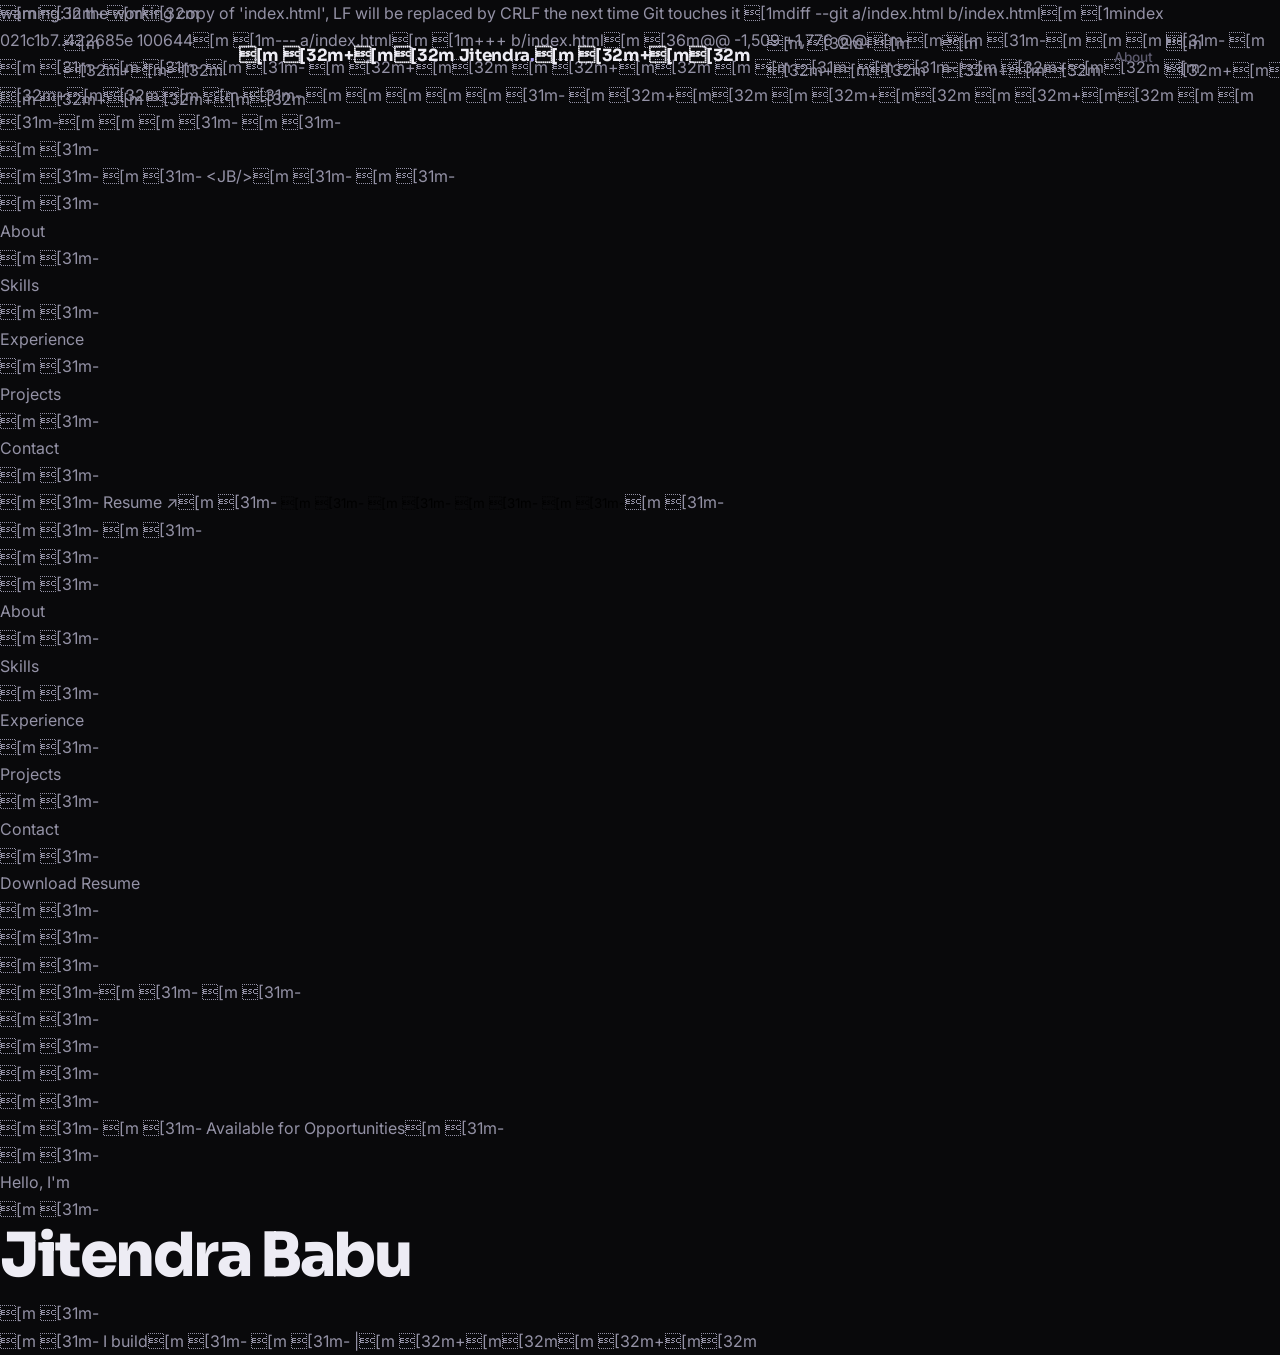
<file: tart index.html>
warning: in the working copy of 'index.html', LF will be replaced by CRLF the next time Git touches it
[1mdiff --git a/index.html b/index.html[m
[1mindex 021c1b7..422685e 100644[m
[1m--- a/index.html[m
[1m+++ b/index.html[m
[36m@@ -1,509 +1,776 @@[m
 <!DOCTYPE html>[m
 <html lang="en">[m
[31m-[m
 <head>[m
   <meta charset="UTF-8" />[m
[31m-  <meta http-equiv="X-UA-Compatible" content="IE=edge" />[m
   <meta name="viewport" content="width=device-width, initial-scale=1.0" />[m
[31m-  <title>Jitendra Babu | Software Developer & AI/ML Engineer</title>[m
[31m-  <meta name="description" content="Jitendra Babu — Final-year B.Tech CSE (AI & ML) student and aspiring software developer. Explore projects in AI, web development, and data analytics." />[m
[31m-  <meta name="keywords" content="Jitendra Babu, Software Developer, AI ML Engineer, Web Developer, Python, JavaScript, Portfolio, Power BI, Data Analytics" />[m
[32m+[m[32m  <title>Jitendra Babu — B.Tech CSE (AI & ML)</title>[m
[32m+[m[32m  <meta name="description" content="Mudde Jitendra Babu — B.Tech CSE (AI & ML) student at batch 2023–2027. Built data analysis projects on IPL, retail, and airline datasets. Completed internship at Labmentix." />[m
   <meta name="author" content="Jitendra Babu" />[m
[31m-  <meta property="og:title" content="Jitendra Babu | Software Developer & AI/ML Engineer" />[m
[31m-  <meta property="og:description" content="Portfolio of Jitendra Babu — AI/ML Engineer, Web Developer, and Data Analytics enthusiast." />[m
[32m+[m[32m  <meta property="og:title" content="Mudde Jitendra Babu — CSE Student & Developer" />[m
[32m+[m[32m  <meta property="og:description" content="B.Tech CSE (AI & ML) student. Projects in data analysis, Python automation, and ML. Labmentix intern." />[m
   <meta property="og:image" content="./assets/profile-pic.png" />[m
[31m-  <meta property="og:type" content="website" />[m
   <link rel="stylesheet" href="style.css" />[m
   <link rel="stylesheet" href="mediaqueries.css" />[m
   <link rel="preconnect" href="https://fonts.googleapis.com" />[m
   <link rel="preconnect" href="https://fonts.gstatic.com" crossorigin />[m
[31m-  <link href="https://fonts.googleapis.com/css2?family=Inter:wght@300;400;500;600;700&family=Outfit:wght@400;600;700;800;900&family=JetBrains+Mono:wght@400;500&display=swap" rel="stylesheet" />[m
[32m+[m[32m  <link href="https://fonts.googleapis.com/css2?family=Inter:wght@300;400;500;600;700&family=Cal+Sans&display=swap" rel="stylesheet" />[m
[32m+[m[32m  <!-- Cal Sans fallback if not available -->[m
[32m+[m[32m  <link href="https://fonts.googleapis.com/css2?family=Sora:wght@400;600;700;800&family=Inter:wght@300;400;500;600;700&family=JetBrains+Mono:wght@400;500&display=swap" rel="stylesheet" />[m
 </head>[m
[31m-[m
 <body>[m
 [m
[31m-  <!-- ========== NAVIGATION ========== -->[m
[31m-  <nav id="main-nav" role="navigation" aria-label="Main navigation">[m
[31m-    <div class="nav-inner">[m
[31m-      <a href="#hero" class="nav-logo" id="nav-logo-link" aria-label="Home">[m
[31m-        <span class="logo-bracket">&lt;</span>JB<span class="logo-bracket">/&gt;</span>[m
[31m-      </a>[m
[31m-      <ul class="nav-links" id="nav-links-list" role="list">[m
[31m-        <li><a href="#about" id="nav-about">About</a></li>[m
[31m-        <li><a href="#skills" id="nav-skills">Skills</a></li>[m
[31m-        <li><a href="#experience" id="nav-experience">Experience</a></li>[m
[31m-        <li><a href="#projects" id="nav-projects">Projects</a></li>[m
[31m-        <li><a href="#contact" id="nav-contact">Contact</a></li>[m
[31m-      </ul>[m
[31m-      <a href="./assets/M.JITENDRA_RESUME.pdf" target="_blank" rel="noopener noreferrer" class="nav-resume-btn" id="nav-resume-btn" aria-label="Download Resume">Resume ↗</a>[m
[31m-      <button class="hamburger-btn" id="hamburger-btn" aria-label="Toggle mobile menu" aria-expanded="false" onclick="toggleMobileMenu()">[m
[31m-        <span></span>[m
[31m-        <span></span>[m
[31m-        <span></span>[m
[31m-      </button>[m
[31m-    </div>[m
[31m-    <!-- Mobile Menu -->[m
[31m-    <div class="mobile-menu" id="mobile-menu" role="menu" aria-hidden="true">[m
[31m-      <ul role="list">[m
[31m-        <li><a href="#about" onclick="toggleMobileMenu()" role="menuitem">About</a></li>[m
[31m-        <li><a href="#skills" onclick="toggleMobileMenu()" role="menuitem">Skills</a></li>[m
[31m-        <li><a href="#experience" onclick="toggleMobileMenu()" role="menuitem">Experience</a></li>[m
[31m-        <li><a href="#projects" onclick="toggleMobileMenu()" role="menuitem">Projects</a></li>[m
[31m-        <li><a href="#contact" onclick="toggleMobileMenu()" role="menuitem">Contact</a></li>[m
[31m-        <li><a href="./assets/M.JITENDRA_RESUME.pdf" target="_blank" rel="noopener noreferrer" role="menuitem">Download Resume</a></li>[m
[31m-      </ul>[m
[31m-    </div>[m
[31m-  </nav>[m
[31m-[m
[31m-  <!-- ========== HERO SECTION ========== -->[m
[31m-  <section id="hero" aria-label="Introduction">[m
[31m-    <div class="hero-bg-glow" aria-hidden="true"></div>[m
[31m-    <div class="hero-particles" aria-hidden="true" id="hero-particles"></div>[m
[31m-    <div class="hero-content">[m
[31m-      <div class="hero-badge" id="hero-badge">[m
[31m-        <span class="badge-dot"></span>[m
[31m-        Available for Opportunities[m
[31m-      </div>[m
[31m-      <p class="hero-greeting">Hello, I'm</p>[m
[31m-      <h1 class="hero-name" id="hero-name">Jitendra Babu</h1>[m
[31m-      <div class="hero-tagline" aria-label="Role">[m
[31m-        <span class="tagline-prefix">I build</span>[m
[31m-        <span class="typed-text" id="typed-text" aria-live="polite"></span>[m
[31m-        <span class="typed-cursor" aria-hidden="true">|</span>[m
[32m+[m[32m<!-- =========================================================[m
[32m+[m[32m     NAV[m
[32m+[m[32m========================================================= -->[m
[32m+[m[32m<nav id="nav" role="navigation" aria-label="Site navigation">[m
[32m+[m[32m  <div class="nav-wrap">[m
[32m+[m[32m    <a href="#top" class="nav-brand" aria-label="Jitendra Babu — home">[m
[32m+[m[32m      Jitendra<span class="brand-dot">.</span>[m
[32m+[m[32m    </a>[m
[32m+[m
[32m+[m[32m    <ul class="nav-list" role="list">[m
[32m+[m[32m      <li><a href="#about"      class="nav-link" id="nl-about">About</a></li>[m
[32m+[m[32m      <li><a href="#skills"     class="nav-link" id="nl-skills">Skills</a></li>[m
[32m+[m[32m      <li><a href="#experience" class="nav-link" id="nl-exp">Experience</a></li>[m
[32m+[m[32m      <li><a href="#projects"   class="nav-link" id="nl-proj">Projects</a></li>[m
[32m+[m[32m      <li><a href="#contact"    class="nav-link" id="nl-contact">Contact</a></li>[m
[32m+[m[32m    </ul>[m
[32m+[m
[32m+[m[32m    <a href="./assets/M.JITENDRA_RESUME.pdf" target="_blank" rel="noopener noreferrer"[m
[32m+[m[32m       class="nav-cta" id="nav-resume">Resume ↗</a>[m
[32m+[m
[32m+[m[32m    <button id="nav-toggle" class="nav-toggle" aria-label="Open menu" aria-expanded="false"[m
[32m+[m[32m            onclick="toggleNav()">[m
[32m+[m[32m      <span></span><span></span><span></span>[m
[32m+[m[32m    </button>[m
[32m+[m[32m  </div>[m
[32m+[m
[32m+[m[32m  <div id="nav-drawer" class="nav-drawer" aria-hidden="true">[m
[32m+[m[32m    <ul role="list">[m
[32m+[m[32m      <li><a href="#about"      onclick="toggleNav()">About</a></li>[m
[32m+[m[32m      <li><a href="#skills"     onclick="toggleNav()">Skills</a></li>[m
[32m+[m[32m      <li><a href="#experience" onclick="toggleNav()">Experience</a></li>[m
[32m+[m[32m      <li><a href="#projects"   onclick="toggleNav()">Projects</a></li>[m
[32m+[m[32m      <li><a href="#contact"    onclick="toggleNav()">Contact</a></li>[m
[32m+[m[32m      <li><a href="./assets/M.JITENDRA_RESUME.pdf" target="_blank" rel="noopener noreferrer">Resume ↗</a></li>[m
[32m+[m[32m    </
</file>
<file: style.css>
/* ─────────────────────────────────────────────
   TOKENS
───────────────────────────────────────────── */
:root {
  /* Backgrounds */
  --bg:       #09090b;
  --bg-alt:   #0f0f12;
  --bg-card:  #131316;
  --bg-card2: #18181c;

  /* Primary accent — warm indigo */
  --a:      #7c70e8;
  --a-dim:  rgba(124,112,232,.12);
  --a-glow: rgba(124,112,232,.28);
  --a-soft: #a99ef5;

  /* Text */
  --t1: #edecf4;  /* heading */
  --t2: #9492a6;  /* body    */
  --t3: #5c5a6e;  /* muted   */

  /* Border */
  --b1: rgba(255,255,255,.07);
  --b2: rgba(124,112,232,.2);

  /* Green (status) */
  --g:     #22c55e;
  --g-dim: rgba(34,197,94,.1);

  /* Type */
  --ff-head: "Sora", system-ui, sans-serif;
  --ff-body: "Inter", system-ui, sans-serif;
  --ff-mono: "JetBrains Mono", "Fira Code", monospace;

  /* Layout */
  --max:  1200px;
  --nh:   60px;

  /* Radius */
  --r:   10px;
  --rl:  16px;
  --rp:  9999px;

  /* Motion */
  --tf:  160ms ease;
  --ts:  280ms ease;
  --tsl: 480ms ease;
}

/* ─────────────────────────────────────────────
   RESET
───────────────────────────────────────────── */
*,*::before,*::after{margin:0;padding:0;box-sizing:border-box}
html{
  scroll-behavior:smooth;
  scroll-padding-top:calc(var(--nh) + 16px);
  width: 100%;
  font-size: 16px;
}
body{
  font-family:var(--ff-body);
  background:var(--bg);
  color:var(--t2);
  line-height:1.7;
  overflow-x:hidden;
  -webkit-font-smoothing:antialiased;
  width: 100%;
  min-height: 100vh;
}
a{color:inherit;text-decoration:none;transition:color var(--tf)}
img{max-width:100%;display:block}
ul{list-style:none}
button{font-family:var(--ff-body);cursor:pointer;border:none;background:none}

/* Reveal animation */
.reveal{
  opacity:0;
  transform:translateY(20px);
  transition:opacity .55s ease, transform .55s ease;
}
.reveal.in{opacity:1;transform:none}

/* ─────────────────────────────────────────────
   NAV
───────────────────────────────────────────── */
#nav{
  position:fixed;inset:0 0 auto;
  width:100%;
  height:var(--nh);z-index:900;
  transition:background var(--ts),border-color var(--ts);
  border-bottom:1px solid transparent;
}
#nav.stuck{
  background:rgba(9,9,11,.9);
  backdrop-filter:blur(20px);
  -webkit-backdrop-filter:blur(20px);
  border-color:var(--b1);
}
.nav-wrap{
  max-width:var(--max);margin:0 auto;
  padding:0 24px;height:100%;
  display:flex;align-items:center;gap:16px;
}
.nav-brand{
  font-family:var(--ff-head);
  font-size:1.05rem;font-weight:700;
  color:var(--t1);letter-spacing:-.02em;
  flex-shrink:0;
}
.brand-dot{color:var(--a-soft)}
.nav-list{
  display:flex;align-items:center;gap:2px;
  flex:1;justify-content:center;
}
.nav-link{
  font-size:.85rem;font-weight:500;
  color:var(--t3);padding:5px 11px;
  border-radius:var(--r);
  transition:color var(--tf),background var(--tf);
}
.nav-link:hover,.nav-link.on{color:var(--t1)}
.nav-link.on{color:var(--a-soft);background:var(--a-dim)}
.nav-cta{
  flex-shrink:0;font-size:.8rem;font-weight:600;
  color:var(--a-soft);
  border:1px solid var(--b2);border-radius:var(--rp);
  padding:6px 16px;
  transition:all var(--tf);
}
.nav-cta:hover{background:var(--a-dim);color:var(--t1)}

/* Hamburger */
.nav-toggle{
  display:none;flex-direction:column;gap:5px;
  padding:8px;border-radius:var(--r);
}
.nav-toggle span{
  display:block;width:19px;height:1.5px;
  background:var(--t3);border-radius:2px;
  transition:all .25s ease;
}
.nav-toggle.open span:nth-child(1){transform:translateY(6.5px) rotate(45deg)}
.nav-toggle.open span:nth-child(2){opacity:0;transform:scaleX(0)}
.nav-toggle.open span:nth-child(3){transform:translateY(-6.5px) rotate(-45deg)}

/* Drawer */
.nav-drawer{
  display:none;
  background:rgba(9,9,11,.97);
  backdrop-filter:blur(20px);
  border-bottom:1px solid var(--b1);
  padding:10px 24px 20px;
}
.nav-drawer.open{display:block}
.nav-drawer ul{display:flex;flex-direction:column;gap:2px}
.nav-drawer a{
  display:block;padding:11px 14px;
  color:var(--t2);font-weight:500;
  border-radius:var(--r);
  transition:all var(--tf);
}
.nav-drawer a:hover{color:var(--t1);background:rgba(255,255,255,.04)}

/* ─────────────────────────────────────────────
   BUTTONS
───────────────────────────────────────────── */
.btn-solid{
  display:inline-flex;align-items:center;gap:8px;
  font-weight:600;font-size:.875rem;
  padding:10px 22px;border-radius:var(--rp);
  background:var(--a);color:#fff;border:none;
  box-shadow:0 3px 18px var(--a-glow);
  transition:all var(--ts);cursor:pointer;
  white-space:nowrap;
}
.btn-solid:hover{
  transform:translateY(-2px);
  box-shadow:0 6px 26px var(--a-glow);
  color:#fff;
}
.btn-ghost{
  display:inline-flex;align-items:center;gap:8px;
  font-weight:600;font-size:.875rem;
  padding:10px 22px;border-radius:var(--rp);
  background:transparent;color:var(--t1);
  border:1px solid var(--b1);
  transition:all var(--ts);white-space:nowrap;
}
.btn-ghost:hover{
  border-color:var(--b2);
  background:var(--a-dim);
  color:var(--a-soft);
  transform:translateY(-2px);
}
.btn-block{width:100%;justify-content:center}

/* ─────────────────────────────────────────────
   SECTION BASE
───────────────────────────────────────────── */
.section{padding:88px 0; width: 100%;}
.section-alt{background:var(--bg-alt)}
.section-wrap{max-width:var(--max);margin:0 auto;padding:0 24px}
.section-eyebrow{
  font-family:var(--ff-mono);
  font-size:.7rem;font-weight:500;
  letter-spacing:.1em;text-transform:uppercase;
  color:var(--a-soft);margin-bottom:10px;
}
.section-heading{
  font-family:var(--ff-head);
  font-size:clamp(1.7rem,3.5vw,2.4rem);
  font-weight:800;color:var(--t1);
  line-height:1.15;letter-spacing:-.03em;
  margin-bottom:12px;
}
.section-sub{
  color:var(--t2);font-size:.95rem;
  max-width:480px;line-height:1.75;
  margin-bottom:48px;
}

/* Shared tag */
.tag{
  display:inline-block;
  font-family:var(--ff-mono);font-size:.68rem;font-weight:500;
  color:var(--a-soft);
  background:var(--a-dim);border:1px solid var(--b2);
  padding:3px 9px;border-radius:var(--rp);
  white-space:nowrap;
}

/* ─────────────────────────────────────────────
   HERO
───────────────────────────────────────────── */
.hero{
  width: 100%;
  min-height:100vh;
  display:flex;flex-direction:column;
  align-items:center;justify-content:center;
  position:relative;overflow:hidden;
}

/* Fine dot grid */
.hero-noise{
  position:absolute;inset:0;pointer-events:none;
  background-image:radial-gradient(circle,rgba(255,255,255,.035) 1px,transparent 1px);
  background-size:28px 28px;
  mask-image:radial-gradient(ellipse 80% 80% at 50% 50%,black,transparent);
}

/* Glow blob */
.hero::before{
  content:"";position:absolute;
  top:-25%;left:50%;transform:translateX(-50%);
  width:700px;height:600px;
  background:radial-gradient(ellipse at center,rgba(124,112,232,.1) 0%,transparent 68%);
  pointer-events:none;
}

.hero-inner{
  position:relative;z-index:1;
  max-width:var(--max);width:100%;
  padding:calc(var(--nh) + 56px) 24px 56px;
  display:flex;align-items:center;
  justify-content:space-between;gap:56px;
}

/* ── Text col ── */
.hero-text{
  flex:1;max-width:540px;
  animation:up .65s ease both;
}
@keyframes up{from{opacity:0;transform:translateY(24px)}to{opacity:1;transform:none}}

.hero-pill{
  display:inline-flex;align-items:center;gap:7px;
  font-size:.75rem;font-weight:500;
  color:var(--g);background:var(--g-dim);
  border:1px solid rgba(34,197,94,.18);
  padding:4px 12px;border-radius:var(--rp);
  margin-bottom:20px;
}
.pill-dot{
  width:6px;height:6px;border-radius:50%;background:var(--g);
  animation:blink-pulse 2s ease-in-out infinite;
}
@keyframes blink-pulse{
  0%,100%{box-shadow:0 0 0 0 rgba(34,197,94,.35)}
  50%{box-shadow:0 0 0 6px transparent}
}

#hero-name{
  font-family:var(--ff-head);
  font-size:clamp(2.2rem,5.5vw,3.8rem);
  font-weight:800;color:var(--t1);
  line-height:1.1;letter-spacing:-.04em;
  margin-bottom:10px;
}

.hero-sub{
  font-size:.95rem;font-weight:500;
  color:var(--t2);margin-bottom:18px;
  min-height:1.5em;
  font-family:var(--ff-mono);
}
#typed{color:var(--t1)}
.caret{
  display:inline-block;
  width:2px;height:.9em;
  background:var(--a-soft);
  margin-left:2px;vertical-align:middle;
  animation:flash 1s step-end infinite;
}
@keyframes flash{0%,100%{opacity:1}50%{opacity:0}}

.hero-bio{
  font-size:.96rem;color:var(--t2);
  line-height:1.8;max-width:480px;
  margin-bottom:28px;
}
.hero-bio strong{color:var(--t1);font-weight:600}

.hero-btns{display:flex;gap:10px;flex-wrap:wrap;margin-bottom:28px}

.hero-links{display:flex;gap:8px;flex-wrap:wrap}
.icon-link{
  display:inline-flex;align-items:center;gap:6px;
  font-size:.78rem;font-weight:500;
  color:var(--t3);
  border:1px solid var(--b1);
  background:var(--bg-card);
  padding:6px 14px;border-radius:var(--rp);
  transition:all var(--tf);
}
.icon-link:hover{
  color:var(--t1);border-color:var(--b2);background:var(--a-dim);
}

/* ── Photo col ── */
.hero-photo{
  flex-shrink:0;position:relative;
  width:300px;height:300px;
  animation:up .65s ease .12s both;
  border-radius: 50%;
  padding: 8px;
  background: var(--bg-card);
  border: 1px solid rgba(124,112,232,.3);
  box-shadow: 0 0 35px rgba(124,112,232,.15);
}
.photo-img{
  position:relative;width:100%;height:100%;
  object-fit:cover;border-radius:50%;
}

/* ─────────────────────────────────────────────
   QUICK STATS
───────────────────────────────────────────── */
.stats-grid {
  display: grid;
  grid-template-columns: repeat(4, 1fr);
  gap: 20px;
  margin-top: -30px;
}
.stat-card {
  background: var(--bg-card);
  border: 1px solid var(--b1);
  border-radius: var(--rl);
  padding: 28px 24px;
  text-align: center;
  transition: transform var(--tf), border-color var(--tf);
}
.stat-card:hover {
  transform: translateY(-4px);
  border-color: var(--b2);
}
.stat-number {
  font-family: var(--ff-head);
  font-size: 1.8rem;
  font-weight: 800;
  color: var(--t1);
  margin-bottom: 6px;
  letter-spacing: -0.02em;
}
.stat-label {
  font-family: var(--ff-mono);
  font-size: 0.78rem;
  color: var(--a-soft);
  text-transform: uppercase;
  letter-spacing: 0.05em;
}

/* ─────────────────────────────────────────────
   ABOUT
───────────────────────────────────────────── */
.about-grid{
  display:grid;
  grid-template-columns:260px 1fr;
  gap:72px;align-items:start;
}
.about-photo-frame{
  border-radius:var(--rl);overflow:hidden;
  border:1px solid var(--b1);
  box-shadow:0 8px 32px rgba(0,0,0,.5);
  position:relative;
}
.about-photo-frame::after{
  content:"";position:absolute;inset:0;
  background:linear-gradient(to bottom,transparent 55%,var(--bg) 100%);
  pointer-events:none;
}
.about-photo{
  width:100%;aspect-ratio:4/5;
  object-fit:cover;display:block;
}
.about-fact-list{
  display:flex;flex-direction:column;gap:7px;
  margin-top:14px;
}
.fact-row{
  display:flex;align-items:center;gap:8px;
  font-size:.8rem;color:var(--t2);font-weight:500;
  background:var(--bg-card);border:1px solid var(--b1);
  border-radius:var(--rp);padding:7px 12px;
}
.fact-icon{font-size:.95rem}

.about-p{
  font-size:.95rem;color:var(--t2);
  line-height:1.85;margin-bottom:16px;
}
.about-p strong{color:var(--t1);font-weight:600}
.about-p-end{margin-bottom:28px}

.edu-card{
  display:flex;align-items:flex-start;
  justify-content:space-between;gap:16px;
  background:var(--bg-card);border:1px solid var(--b1);
  border-radius:var(--r);padding:16px 20px;
  transition:border-color var(--tf);
}
.edu-card:hover{border-color:var(--b2)}
.edu-degree{
  font-size:.875rem;font-weight:700;
  color:var(--t1);margin-bottom:3px;
}
.edu-spec{font-size:.78rem;color:var(--t2)}
.edu-right{flex-shrink:0;margin-top:2px}
.edu-tag{
  font-family:var(--ff-mono);font-size:.68rem;
  color:var(--a-soft);background:var(--a-dim);
  border:1px solid var(--b2);
  padding:3px 10px;border-radius:var(--rp);
}

/* ─────────────────────────────────────────────
   SKILLS REDESIGN
───────────────────────────────────────────── */
.skills-grid {
  display: grid;
  grid-template-columns: repeat(2, 1fr);
  gap: 28px;
  margin-bottom: 24px;
}

.skill-category-card {
  background: rgba(19, 19, 22, 0.45);
  border: 1px solid rgba(255, 255, 255, 0.05);
  border-radius: var(--rl);
  padding: 30px;
  transition: border-color var(--tf), transform var(--ts), box-shadow var(--ts);
}

.skill-category-card:hover {
  border-color: rgba(124, 112, 232, 0.25);
  transform: translateY(-4px);
  box-shadow: 0 16px 36px rgba(0, 0, 0, 0.5), 0 0 20px rgba(124, 112, 232, 0.03);
}

.skill-category-title {
  font-family: var(--ff-head);
  font-size: 1.125rem;
  font-weight: 700;
  color: var(--t1);
  margin-bottom: 20px;
  border-bottom: 1px solid rgba(255, 255, 255, 0.06);
  padding-bottom: 12px;
  letter-spacing: -0.01em;
}

.skills-badge-list {
  display: grid;
  grid-template-columns: repeat(2, 1fr);
  gap: 12px;
}

.skill-badge {
  display: inline-flex;
  align-items: center;
  gap: 10px;
  padding: 10px 16px;
  border-radius: var(--r);
  background: rgba(255, 255, 255, 0.015);
  border: 1px solid rgba(255, 255, 255, 0.04);
  color: var(--t2);
  font-size: 0.88rem;
  font-weight: 500;
  transition: all 0.25s cubic-bezier(0.16, 1, 0.3, 1);
  cursor: default;
}

.skill-badge:hover {
  background: rgba(124, 112, 232, 0.06);
  border-color: rgba(124, 112, 232, 0.25);
  color: var(--t1);
  transform: scale(1.02) translateY(-1px);
}

.skill-icon {
  width: 18px;
  height: 18px;
  flex-shrink: 0;
  fill: currentColor;
  transition: color 0.25s ease;
}

.skill-badge:hover .skill-icon {
  color: var(--a-soft);
}


/* ─────────────────────────────────────────────
   EXPERIENCE
───────────────────────────────────────────── */
.exp-card{
  background:var(--bg-card);border:1px solid var(--b1);
  border-radius:var(--rl);padding:36px 40px;
  margin-top:40px;
  transition:border-color var(--tf);
}
.exp-card:hover{border-color:var(--b2)}
.exp-header{
  display:flex;justify-content:space-between;
  align-items:flex-start;flex-wrap:wrap;gap:12px;
  margin-bottom:20px;
}
.exp-company{
  font-family:var(--ff-head);
  font-size:1.2rem;font-weight:800;
  color:var(--t1);letter-spacing:-.02em;
  margin-bottom:3px;
}
.exp-role{font-size:.85rem;color:var(--a-soft);font-weight:600}
.exp-badge{
  font-family:var(--ff-mono);font-size:.7rem;
  color:var(--g);background:var(--g-dim);
  border:1px solid rgba(34,197,94,.18);
  padding:4px 12px;border-radius:var(--rp);
  white-space:nowrap;
}
.exp-summary{
  font-size:.93rem;color:var(--t2);
  line-height:1.8;font-style:italic;
  border-left:2px solid var(--a-dim);
  padding-left:16px;margin-bottom:22px;
}
.exp-bullets{
  display:flex;flex-direction:column;gap:10px;
  margin-bottom:22px;
}
.exp-bullets li{
  position:relative;padding-left:16px;
  font-size:.88rem;color:var(--t2);line-height:1.75;
}
.exp-bullets li::before{
  content:"▸";position:absolute;left:0;top:1px;
  color:var(--a-soft);font-size:.72rem;
}
.exp-tags{display:flex;flex-wrap:wrap;gap:6px}

/* ─────────────────────────────────────────────
   PROJECTS REDESIGN
───────────────────────────────────────────── */
.projects-grid {
  display: grid;
  grid-template-columns: repeat(2, 1fr);
  gap: 28px;
}

.proj-showcase-card {
  background: rgba(19, 19, 22, 0.5);
  border: 1px solid rgba(255, 255, 255, 0.05);
  border-radius: var(--rl);
  overflow: hidden;
  display: flex;
  flex-direction: column;
  position: relative;
  transition: transform 0.4s cubic-bezier(0.16, 1, 0.3, 1),
              border-color 0.4s ease,
              box-shadow 0.4s ease;
}

.proj-showcase-card:hover {
  transform: translateY(-6px);
  border-color: rgba(124, 112, 232, 0.3);
  box-shadow: 0 20px 40px rgba(0, 0, 0, 0.6), 0 0 20px rgba(124, 112, 232, 0.05);
}

.proj-card-img-wrap {
  position: relative;
  overflow: hidden;
  aspect-ratio: 16 / 10;
  border-bottom: 1px solid rgba(255, 255, 255, 0.04);
}

.proj-card-img {
  width: 100%;
  height: 100%;
  object-fit: cover;
  transition: transform 0.6s cubic-bezier(0.16, 1, 0.3, 1);
}

.proj-showcase-card:hover .proj-card-img {
  transform: scale(1.04);
}

.proj-card-overlay {
  position: absolute;
  inset: 0;
  background: linear-gradient(to bottom, transparent 60%, rgba(9, 9, 11, 0.2));
  pointer-events: none;
}

.proj-card-body {
  padding: 24px 28px 28px;
  display: flex;
  flex-direction: column;
  flex: 1;
}

.proj-card-cat {
  font-family: var(--ff-mono);
  font-size: 0.68rem;
  font-weight: 600;
  text-transform: uppercase;
  letter-spacing: 0.08em;
  color: var(--a-soft);
  margin-bottom: 8px;
}

.proj-card-title {
  font-family: var(--ff-head);
  font-size: 1.3rem;
  font-weight: 800;
  color: var(--t1);
  margin-bottom: 10px;
  letter-spacing: -0.02em;
}

.proj-card-blurb {
  font-size: 0.88rem;
  color: var(--t2);
  line-height: 1.6;
  margin-bottom: 24px;
  flex: 1;
}

.proj-card-actions {
  display: flex;
  align-items: center;
  gap: 12px;
}

.btn-proj-details {
  display: inline-flex;
  align-items: center;
  gap: 8px;
  font-weight: 600;
  font-size: 0.82rem;
  padding: 10px 22px;
  border-radius: var(--rp);
  background: var(--t1);
  color: var(--bg);
  transition: all 0.3s cubic-bezier(0.16, 1, 0.3, 1);
  border: 1px solid transparent;
  cursor: pointer;
}

.btn-proj-details svg {
  transition: transform 0.3s ease;
}

.btn-proj-details:hover {
  background: transparent;
  color: var(--t1);
  border-color: rgba(255, 255, 255, 0.25);
  transform: translateY(-1px);
}

.btn-proj-details:hover svg {
  transform: translateX(4px);
}

.btn-proj-gh {
  display: inline-flex;
  align-items: center;
  justify-content: center;
  width: 40px;
  height: 40px;
  border-radius: 50%;
  border: 1px solid rgba(255, 255, 255, 0.06);
  color: var(--t2);
  background: rgba(255, 255, 255, 0.02);
  transition: all 0.3s ease;
}

.btn-proj-gh:hover {
  color: var(--t1);
  border-color: var(--b2);
  background: var(--a-dim);
  transform: translateY(-2px) scale(1.05);
}

/* ─────────────────────────────────────────────
   MODAL POPUP STYLING
───────────────────────────────────────────── */
body.modal-open {
  overflow: hidden;
}

.modal-overlay {
  position: fixed;
  inset: 0;
  background: rgba(6, 6, 8, 0.85);
  backdrop-filter: blur(14px);
  -webkit-backdrop-filter: blur(14px);
  z-index: 1000;
  display: flex;
  align-items: center;
  justify-content: center;
  padding: 24px;
  opacity: 0;
  pointer-events: none;
  transition: opacity 0.35s cubic-bezier(0.16, 1, 0.3, 1);
}

.modal-overlay.active {
  opacity: 1;
  pointer-events: auto;
}

.modal-container {
  position: relative;
  width: 100%;
  max-width: 820px;
  max-height: calc(100vh - 48px);
  background: #0b0b0d;
  border: 1px solid rgba(255, 255, 255, 0.08);
  border-radius: var(--rl);
  display: flex;
  flex-direction: column;
  overflow: hidden;
  transform: scale(0.95) translateY(12px);
  transition: transform 0.35s cubic-bezier(0.16, 1, 0.3, 1);
  box-shadow: 0 30px 60px rgba(0, 0, 0, 0.8), 0 0 50px rgba(124, 112, 232, 0.12);
}

.modal-overlay.active .modal-container {
  transform: scale(1) translateY(0);
}

.modal-close-btn {
  position: absolute;
  top: 20px;
  right: 20px;
  width: 36px;
  height: 36px;
  border-radius: 50%;
  border: 1px solid rgba(255, 255, 255, 0.08);
  background: rgba(255, 255, 255, 0.02);
  color: var(--t3);
  display: flex;
  align-items: center;
  justify-content: center;
  z-index: 10;
  transition: all 0.25s ease;
  cursor: pointer;
}

.modal-close-btn:hover {
  color: var(--t1);
  border-color: rgba(255, 255, 255, 0.2);
  background: rgba(255, 255, 255, 0.08);
  transform: rotate(90deg);
}

.modal-content-scroll {
  overflow-y: auto;
  padding: 44px 44px 40px;
  display: flex;
  flex-direction: column;
  gap: 28px;
  scrollbar-width: thin;
  scrollbar-color: rgba(255, 255, 255, 0.1) transparent;
}

.modal-content-scroll::-webkit-scrollbar {
  width: 6px;
}

.modal-content-scroll::-webkit-scrollbar-thumb {
  background: rgba(255, 255, 255, 0.1);
  border-radius: 4px;
}

.modal-header {
  display: flex;
  flex-direction: column;
  gap: 6px;
  border-bottom: 1px solid rgba(255, 255, 255, 0.06);
  padding-bottom: 20px;
}

.modal-cat {
  font-family: var(--ff-mono);
  font-size: 0.7rem;
  color: var(--a-soft);
  text-transform: uppercase;
  letter-spacing: 0.12em;
  font-weight: 600;
}

.modal-title {
  font-family: var(--ff-head);
  font-size: 1.85rem;
  font-weight: 800;
  color: var(--t1);
  letter-spacing: -0.03em;
}

.modal-image-wrap {
  width: 100%;
  border-radius: var(--r);
  overflow: hidden;
  border: 1px solid rgba(255, 255, 255, 0.08);
}

.modal-img {
  width: 100%;
  height: auto;
  display: block;
}

.modal-body-grid {
  display: grid;
  grid-template-columns: 1.45fr 1fr;
  gap: 32px;
  align-items: start;
}

.modal-main-col {
  display: flex;
  flex-direction: column;
  gap: 24px;
}

.modal-side-col {
  display: flex;
  flex-direction: column;
  gap: 24px;
  background: rgba(255, 255, 255, 0.015);
  border: 1px solid rgba(255, 255, 255, 0.04);
  border-radius: var(--r);
  padding: 22px;
}

.modal-sec {
  display: flex;
  flex-direction: column;
  gap: 8px;
}

.modal-sec-title {
  font-family: var(--ff-head);
  font-size: 0.88rem;
  font-weight: 700;
  text-transform: uppercase;
  letter-spacing: 0.08em;
  color: var(--t1);
  display: flex;
  align-items: center;
  gap: 8px;
}

.modal-sec-title svg {
  color: var(--a-soft);
}

.modal-sec-text {
  font-size: 0.86rem;
  color: var(--t2);
  line-height: 1.65;
}

.modal-features-list {
  display: flex;
  flex-direction: column;
  gap: 7px;
}

.modal-features-list li {
  position: relative;
  padding-left: 18px;
  font-size: 0.84rem;
  color: var(--t2);
  line-height: 1.5;
}

.modal-features-list li::before {
  content: "✓";
  position: absolute;
  left: 0;
  color: var(--a-soft);
  font-weight: bold;
}

.modal-tag-group {
  display: flex;
  flex-wrap: wrap;
  gap: 6px;
}

.modal-tag-group .tag {
  background: rgba(124, 112, 232, 0.08);
  border-color: rgba(124, 112, 232, 0.18);
}

.modal-actions {
  display: flex;
  flex-direction: column;
  gap: 10px;
}

.modal-btn {
  display: inline-flex;
  align-items: center;
  justify-content: center;
  gap: 10px;
  font-weight: 600;
  font-size: 0.82rem;
  padding: 11px 20px;
  border-radius: var(--rp);
  transition: all 0.25s ease;
  text-align: center;
  width: 100%;
  cursor: pointer;
}

.modal-btn-gh {
  background: #18181c;
  border: 1px solid rgba(255, 255, 255, 0.08);
  color: var(--t1);
}

.modal-btn-gh:hover {
  background: rgba(255, 255, 255, 0.06);
  border-color: rgba(255, 255, 255, 0.2);
  transform: translateY(-1px);
}

.modal-btn-li {
  background: var(--a);
  border: 1px solid transparent;
  color: #fff;
  box-shadow: 0 4px 14px var(--a-glow);
}

.modal-btn-li:hover {
  transform: translateY(-2px);
  box-shadow: 0 6px 20px var(--a-glow);
  color: #fff;
}

/* ─────────────────────────────────────────────
   CONTACT
───────────────────────────────────────────── */
.contact-layout{
  display:grid;grid-template-columns:1fr 1.3fr;
  gap:48px;align-items:start;
}
.contact-cards{display:flex;flex-direction:column;gap:10px}
.ccard{
  background:var(--bg-card);border:1px solid var(--b1);
  border-radius:var(--r);
  transition:border-color var(--tf),transform var(--tf);
}
.ccard:hover{border-color:var(--b2);transform:translateX(4px)}
.contact-card-link,.ccard-link{/* same as .ccard anchor */}
.ccard a,.ccard{display:flex;align-items:center;gap:14px;padding:16px 18px}
.ccard-icon{
  width:36px;height:36px;flex-shrink:0;
  display:flex;align-items:center;justify-content:center;
  background:var(--a-dim);border-radius:var(--r);color:var(--a-soft);
}
.ccard-icon svg{width:17px;height:17px}
.ccard-text{flex:1;min-width:0}
.ccard-label{
  display:block;font-size:.65rem;font-weight:700;
  text-transform:uppercase;letter-spacing:.08em;
  color:var(--t3);margin-bottom:2px;
}
.ccard-val{
  display:block;font-size:.82rem;color:var(--t2);font-weight:500;
  overflow:hidden;text-overflow:ellipsis;white-space:nowrap;
}
.ccard-arrow{color:var(--t3);flex-shrink:0}
.ccard:hover .ccard-arrow{color:var(--a-soft)}

/* Form */
.contact-form{
  background:var(--bg-card);border:1px solid var(--b1);
  border-radius:var(--rl);padding:30px;
  display:flex;flex-direction:column;gap:18px;
}
.form-row-2{display:grid;grid-template-columns:1fr 1fr;gap:14px}
.field{display:flex;flex-direction:column;gap:5px}
.field label{
  font-size:.7rem;font-weight:700;
  text-transform:uppercase;letter-spacing:.07em;color:var(--t3);
}
.field input,.field textarea{
  background:var(--bg);border:1px solid var(--b1);
  border-radius:var(--r);padding:10px 13px;
  color:var(--t1);font-family:var(--ff-body);font-size:.875rem;
  outline:none;transition:border-color var(--tf),box-shadow var(--tf);
  resize:vertical;
}
.field input::placeholder,.field textarea::placeholder{color:var(--t3)}
.field input:focus,.field textarea:focus{
  border-color:var(--a);
  box-shadow:0 0 0 3px rgba(124,112,232,.12);
}
.form-msg{font-size:.82rem;color:var(--g);text-align:center}

/* ─────────────────────────────────────────────
   FOOTER
───────────────────────────────────────────── */
footer{
  border-top:1px solid var(--b1);
  background:var(--bg-alt);
}
.footer-wrap{
  max-width:var(--max);margin:0 auto;
  padding:24px;
  display:flex;align-items:center;
  justify-content:space-between;flex-wrap:wrap;gap:12px;
}
.footer-left{display:flex;flex-direction:column;gap:2px}
.footer-name{
  font-family:var(--ff-head);
  font-size:.88rem;font-weight:700;color:var(--t1);
}
.footer-sub{font-size:.72rem;color:var(--t3)}
.footer-nav{display:flex;gap:18px;flex-wrap:wrap}
.footer-nav a{font-size:.78rem;color:var(--t3);transition:color var(--tf)}
.footer-nav a:hover{color:var(--t1)}
.footer-cr{font-size:.72rem;color:var(--t3)}
</file>
<file: mediaqueries.css>
/* ─── TABLET ≤ 1024px ─────────────────────── */
@media (max-width: 1024px) {
  .hero-inner { gap: 36px; padding-top: calc(60px + 44px); }
  .hero-photo  { width: 256px; height: 256px; }

  .about-grid  { grid-template-columns: 220px 1fr; gap: 48px; }

  .skills-grid { grid-template-columns: 1fr 1fr; }

  .proj-wide   { grid-template-columns: 1fr; }
  .proj-img-side { min-height: 220px; }

  .contact-layout { grid-template-columns: 1fr; }
}

/* ─── MOBILE ≤ 768px ──────────────────────── */
@media (max-width: 768px) {
  /* Nav */
  .nav-list, .nav-cta { display: none; }
  .nav-toggle          { display: flex; }

  /* Hero */
  .hero-inner {
    flex-direction: column-reverse;
    align-items: center;
    text-align: center;
    padding: calc(60px + 36px) 20px 48px;
    gap: 28px;
  }
  .hero-text    { max-width: 100%; }
  .hero-pill    { margin-left: auto; margin-right: auto; }
  .hero-bio     { max-width: 100%; }
  .hero-btns    { justify-content: center; }
  .hero-links   { justify-content: center; }
  .hero-photo   { width: 200px; height: 200px; }

  /* Section */
  .section      { padding: 60px 0; }
  .section-wrap { padding: 0 18px; }

  /* About */
  .about-grid   { grid-template-columns: 1fr; gap: 28px; }
  .about-img-col { display: flex; gap: 16px; align-items: flex-start; }
  .about-photo-frame { width: 130px; flex-shrink: 0; }
  .about-photo  { aspect-ratio: 1; }
  .about-fact-list { margin-top: 0; flex: 1; }

  /* Skills */
  .skills-grid { grid-template-columns: 1fr; gap: 20px; }
  .skill-category-card { padding: 22px 24px; }

  /* Experience */
  .exp-card     { padding: 24px 20px; margin-top: 28px; }
  .exp-header   { flex-direction: column; gap: 8px; }

  /* Projects & Modal Redesign */
  .projects-grid { grid-template-columns: 1fr; gap: 24px; }
  .proj-card-body { padding: 22px 24px 24px; }
  
  .modal-overlay { padding: 16px; }
  .modal-container { max-height: calc(100vh - 32px); }
  .modal-content-scroll { padding: 36px 24px 28px; gap: 24px; }
  .modal-title { font-size: 1.45rem; }
  .modal-body-grid { grid-template-columns: 1fr; gap: 24px; }
  .modal-side-col { padding: 18px; }

  /* Contact */
  .form-row-2   { grid-template-columns: 1fr; }
  .contact-form { padding: 22px 18px; }

  /* Footer */
  .footer-wrap  { flex-direction: column; align-items: flex-start; gap: 10px; }
  .footer-nav   { gap: 12px; }
}

/* ─── SMALL ≤ 480px ───────────────────────── */
@media (max-width: 480px) {
  #hero-name     { font-size: 2rem; }
  .hero-photo    { width: 170px; height: 170px; }
  .btn-solid, .btn-ghost { font-size: .82rem; padding: 9px 18px; }

  .exp-card      { padding: 20px 16px; }
  .modal-content-scroll { padding: 32px 16px 20px; gap: 20px; }
  .modal-title { font-size: 1.3rem; }
  .contact-form  { padding: 18px 14px; }
}
</file>
